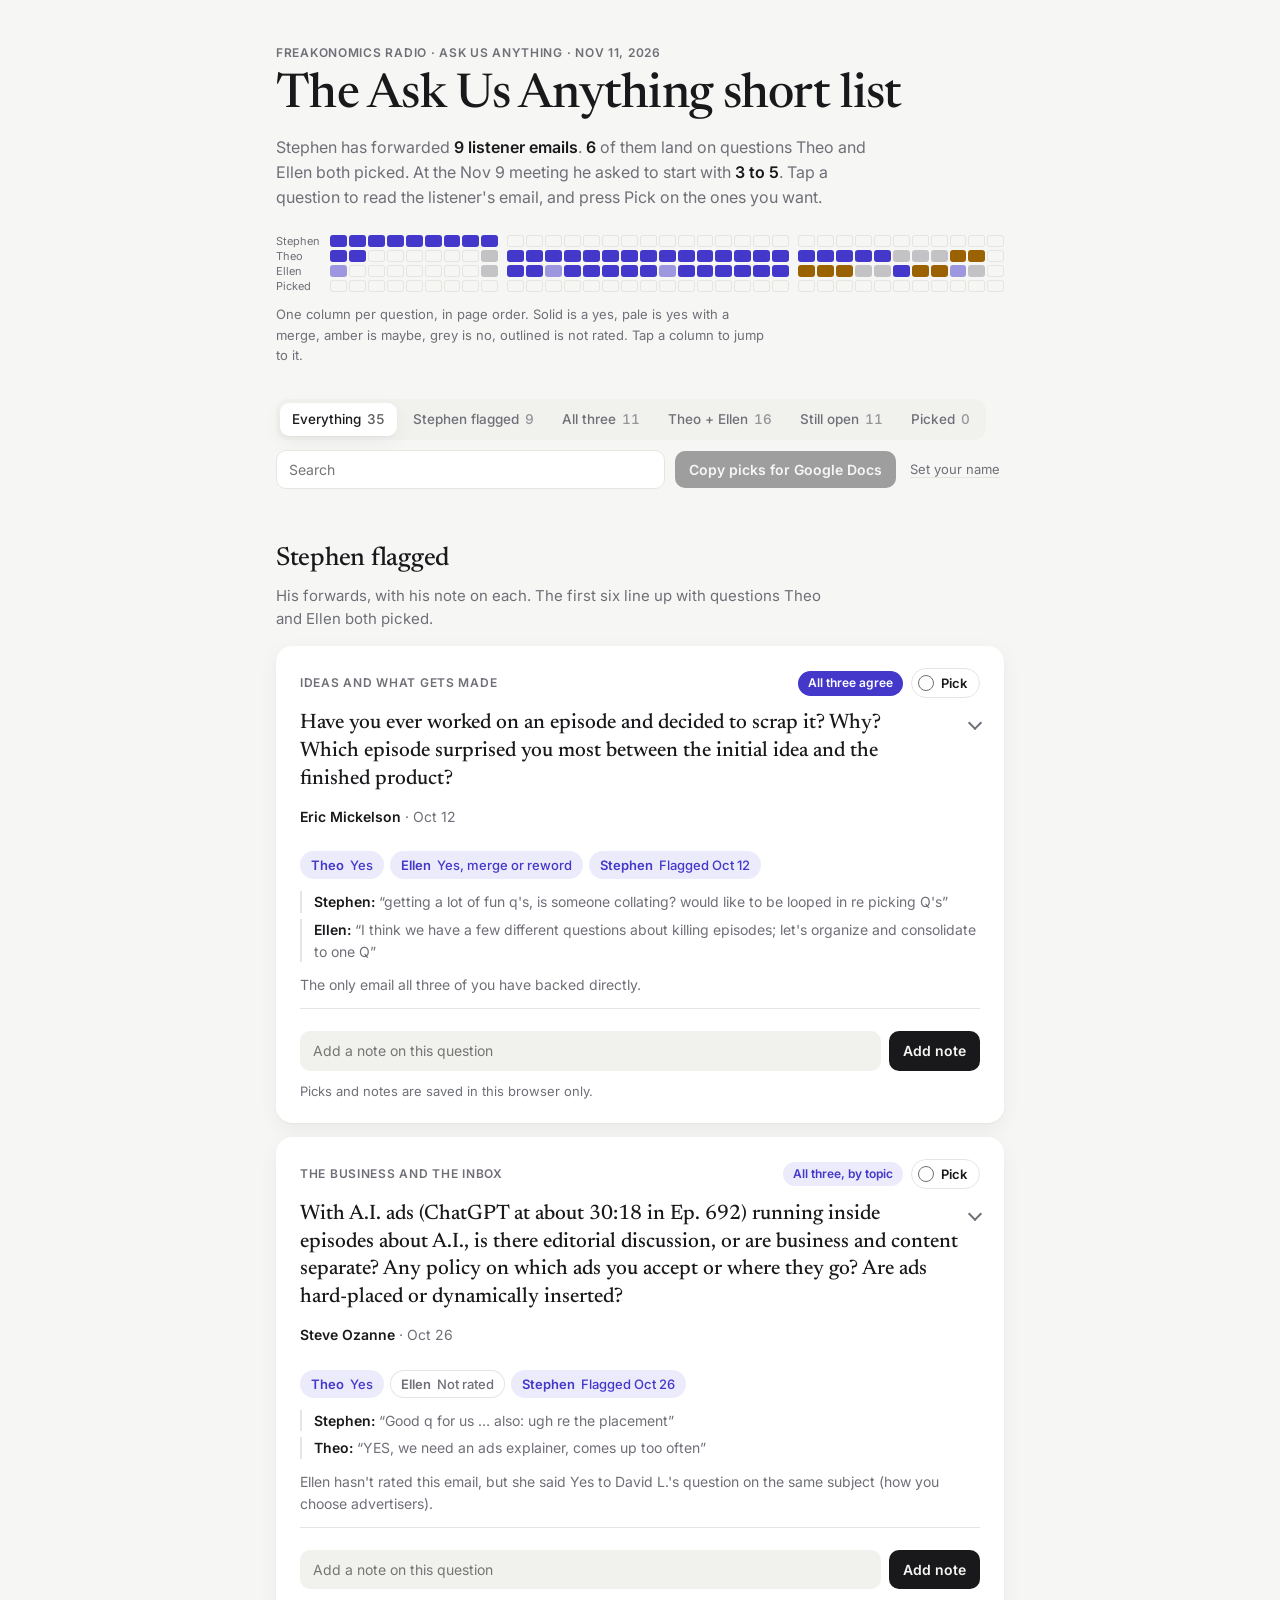
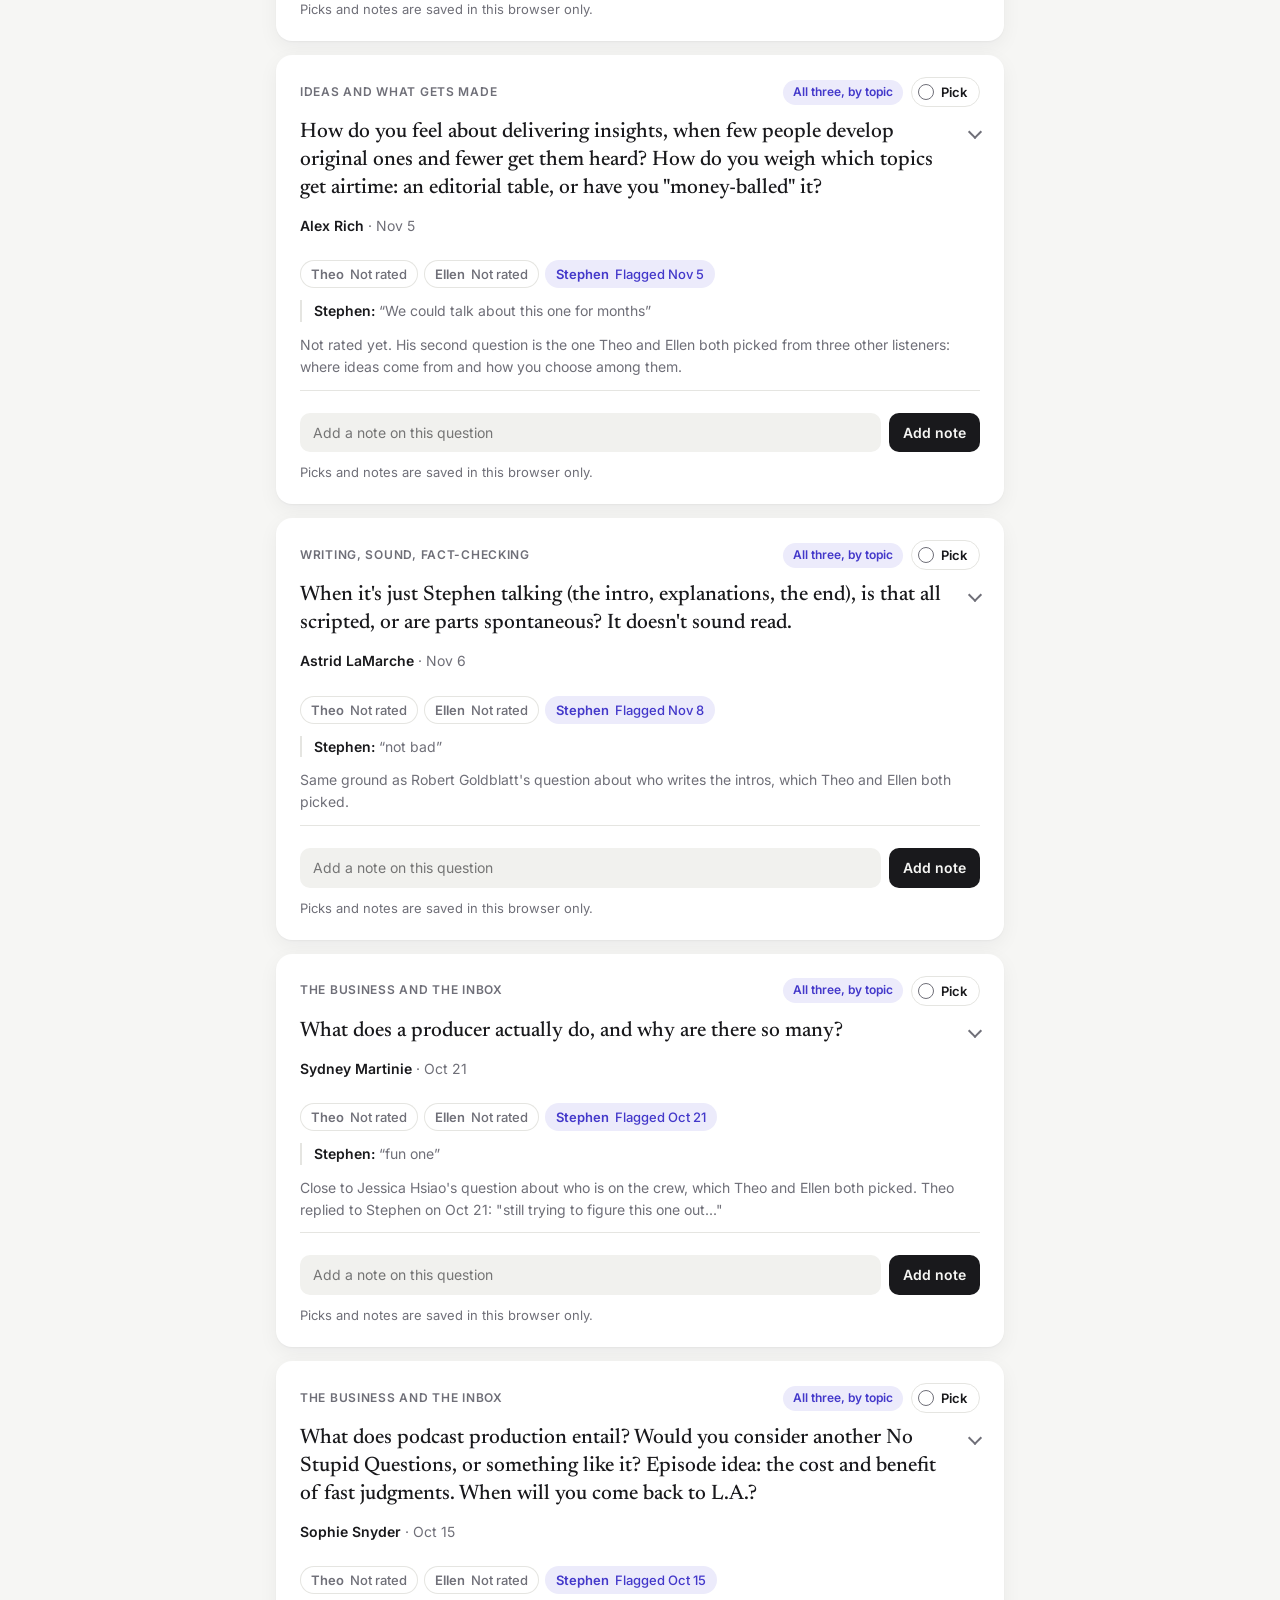
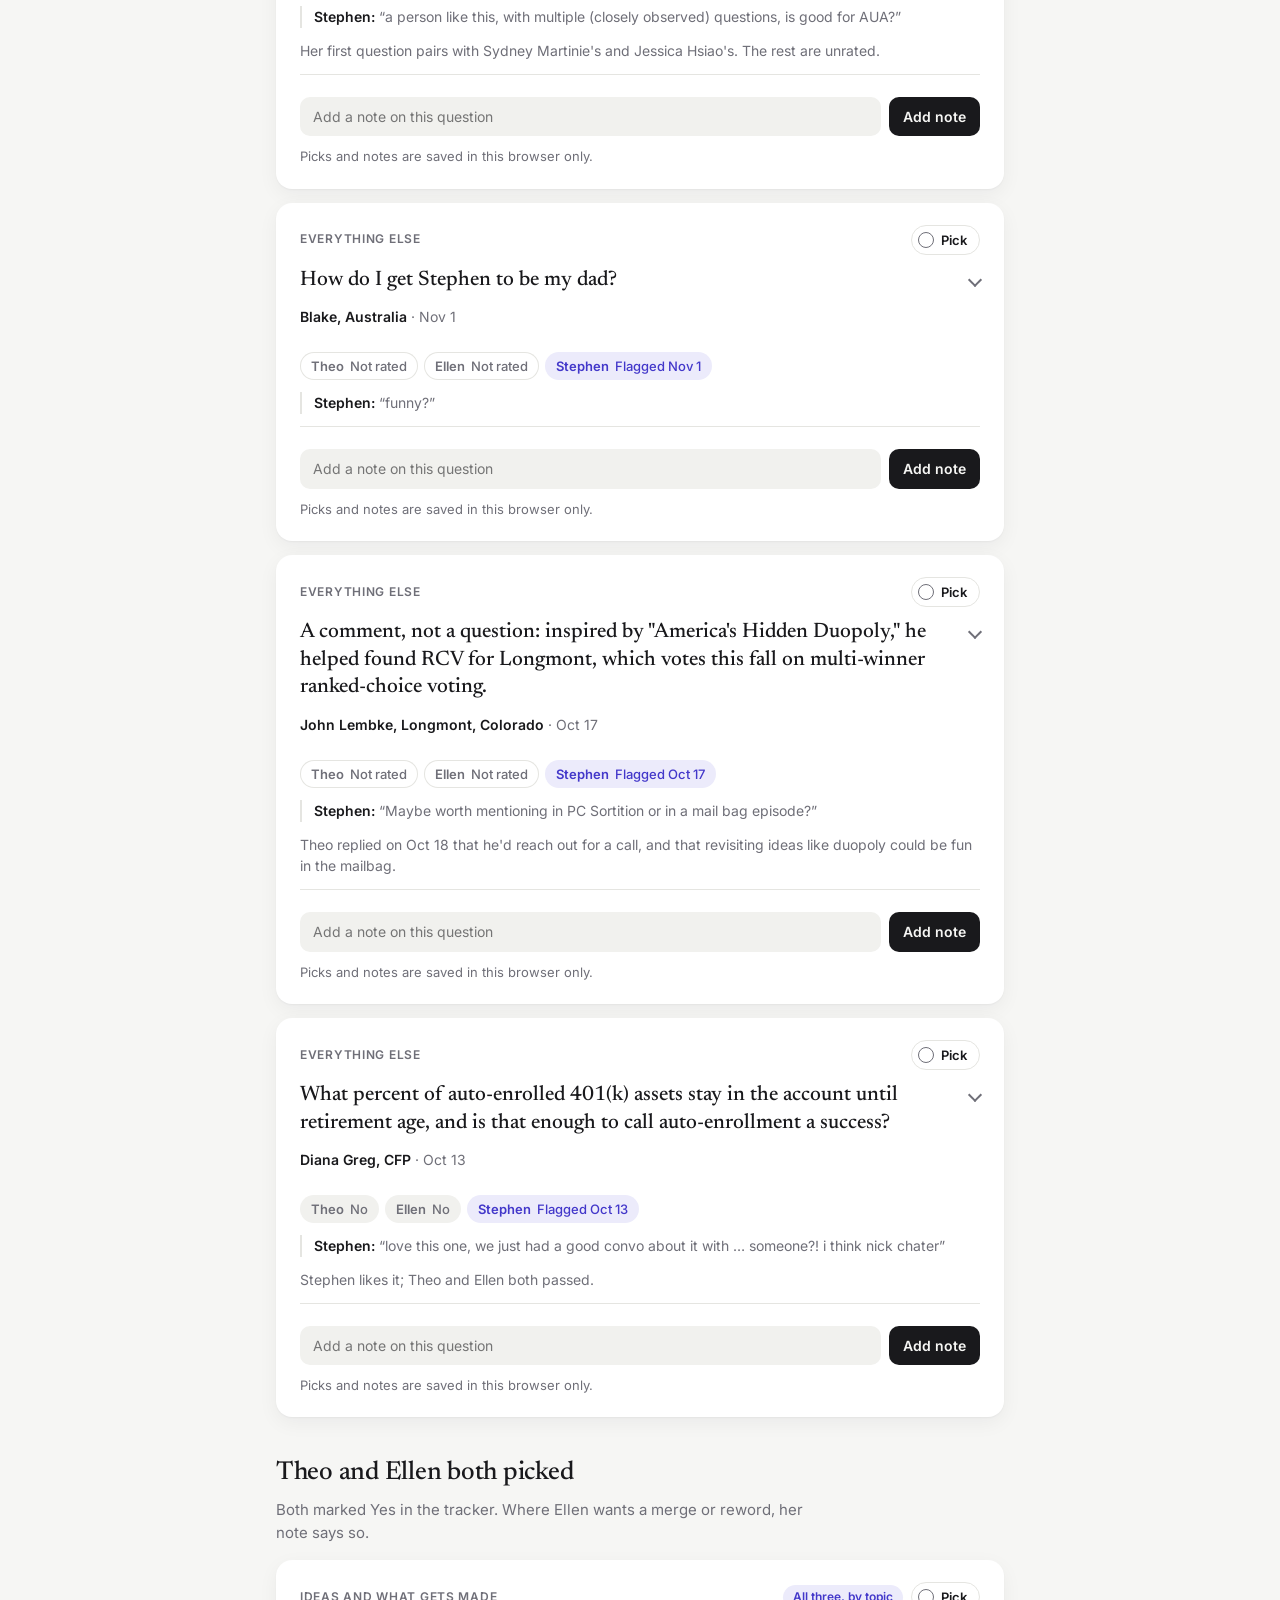
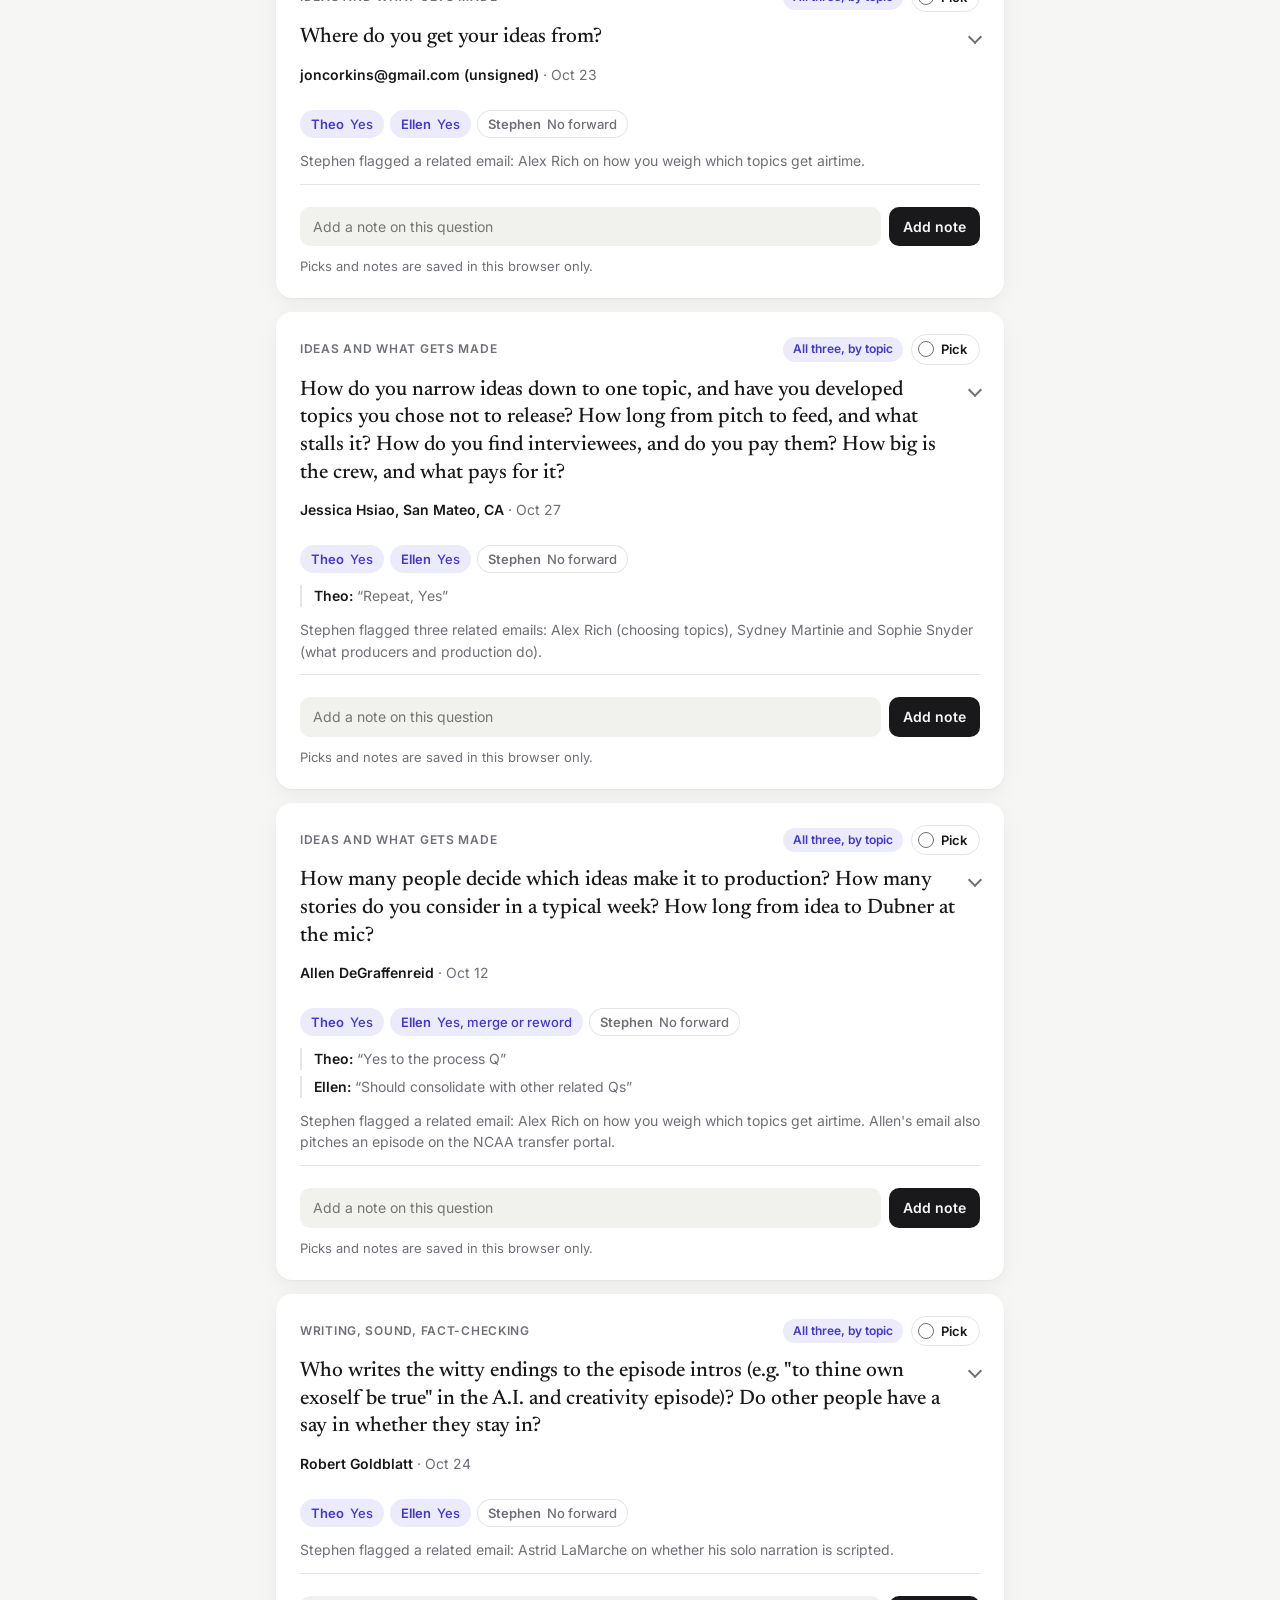
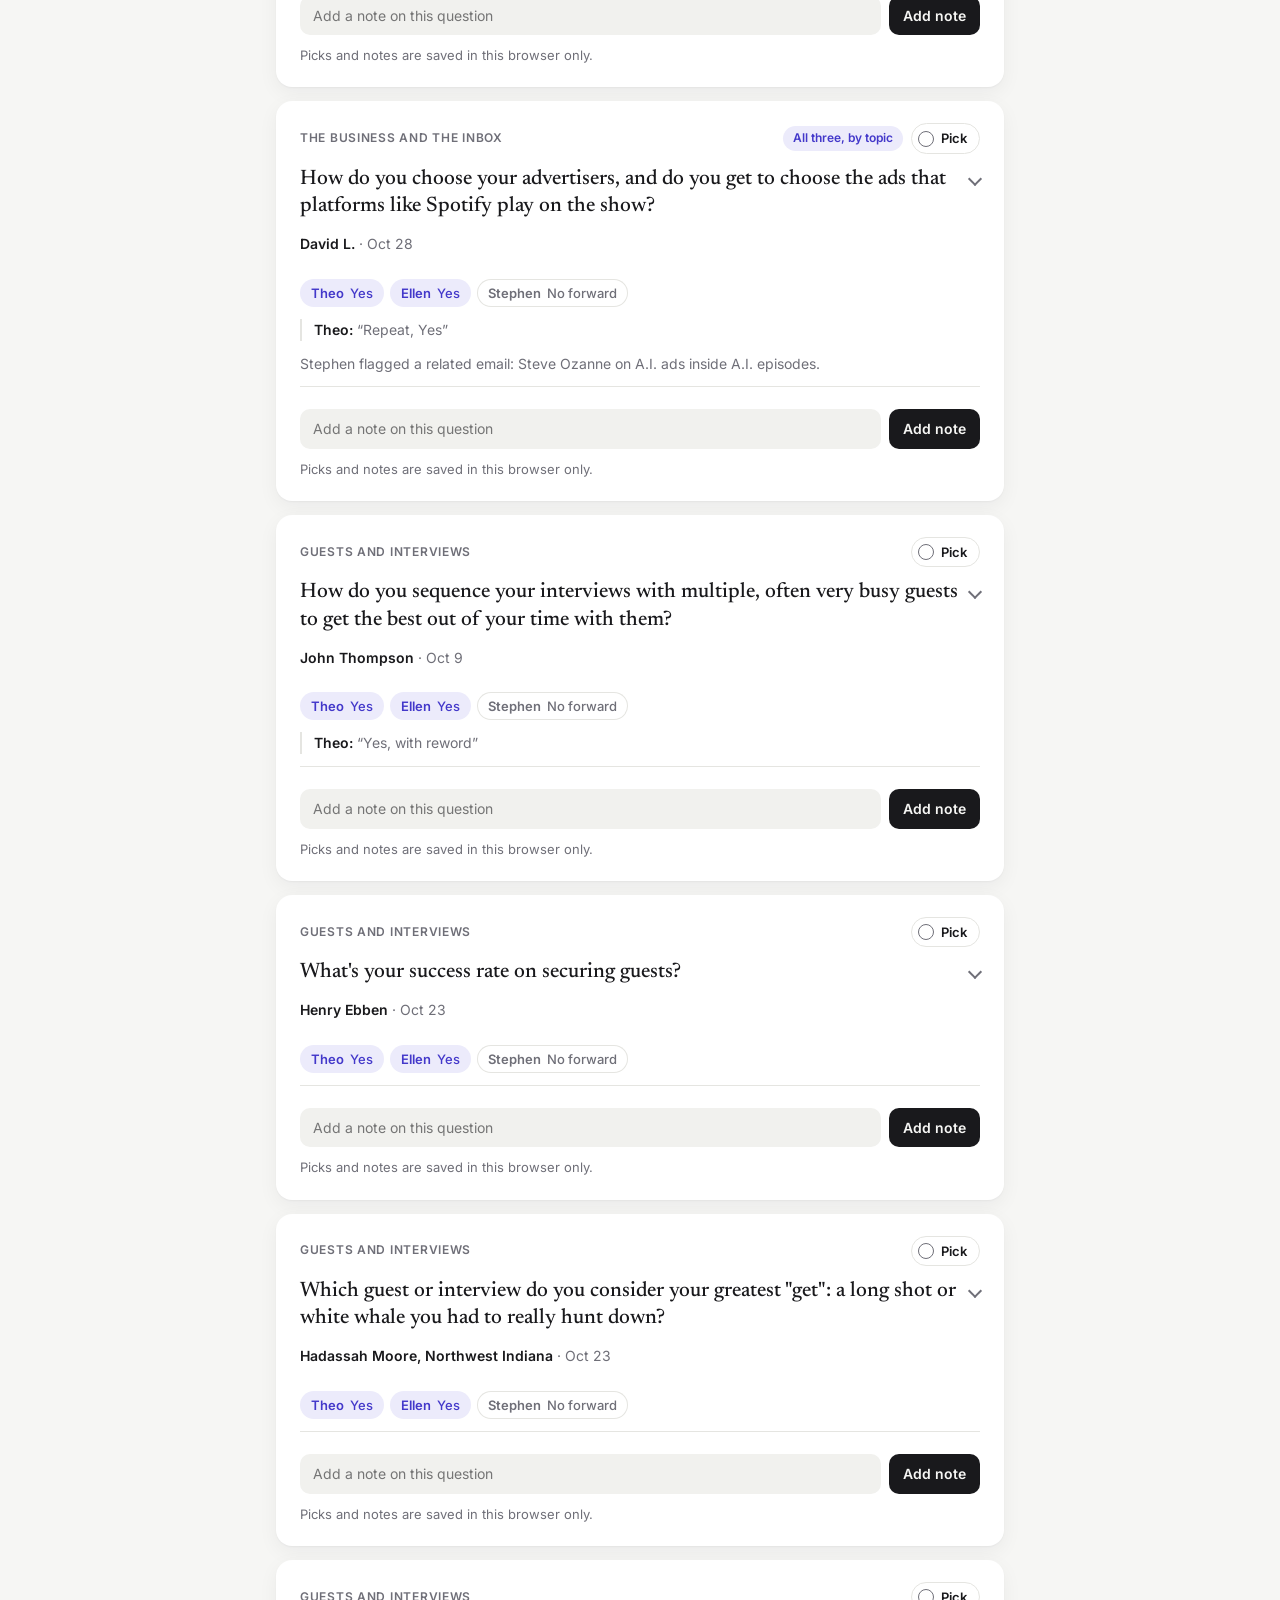
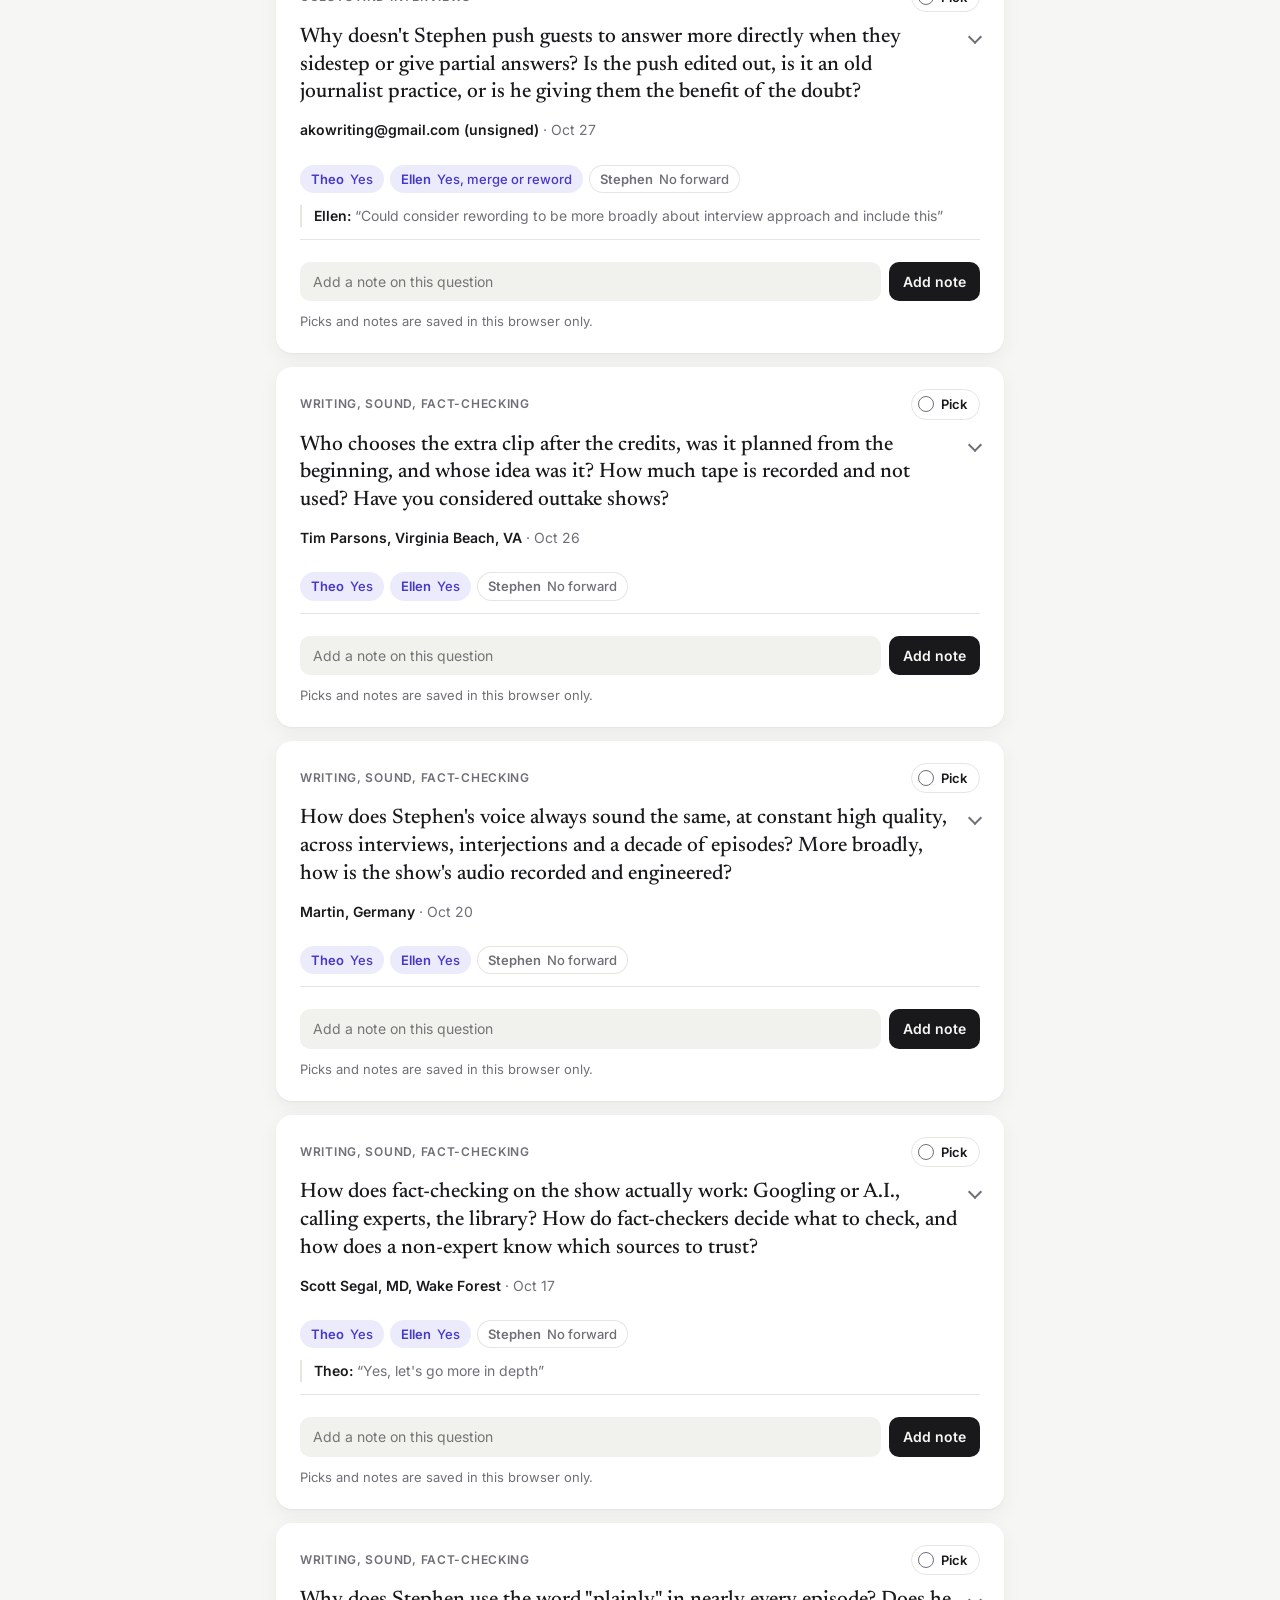
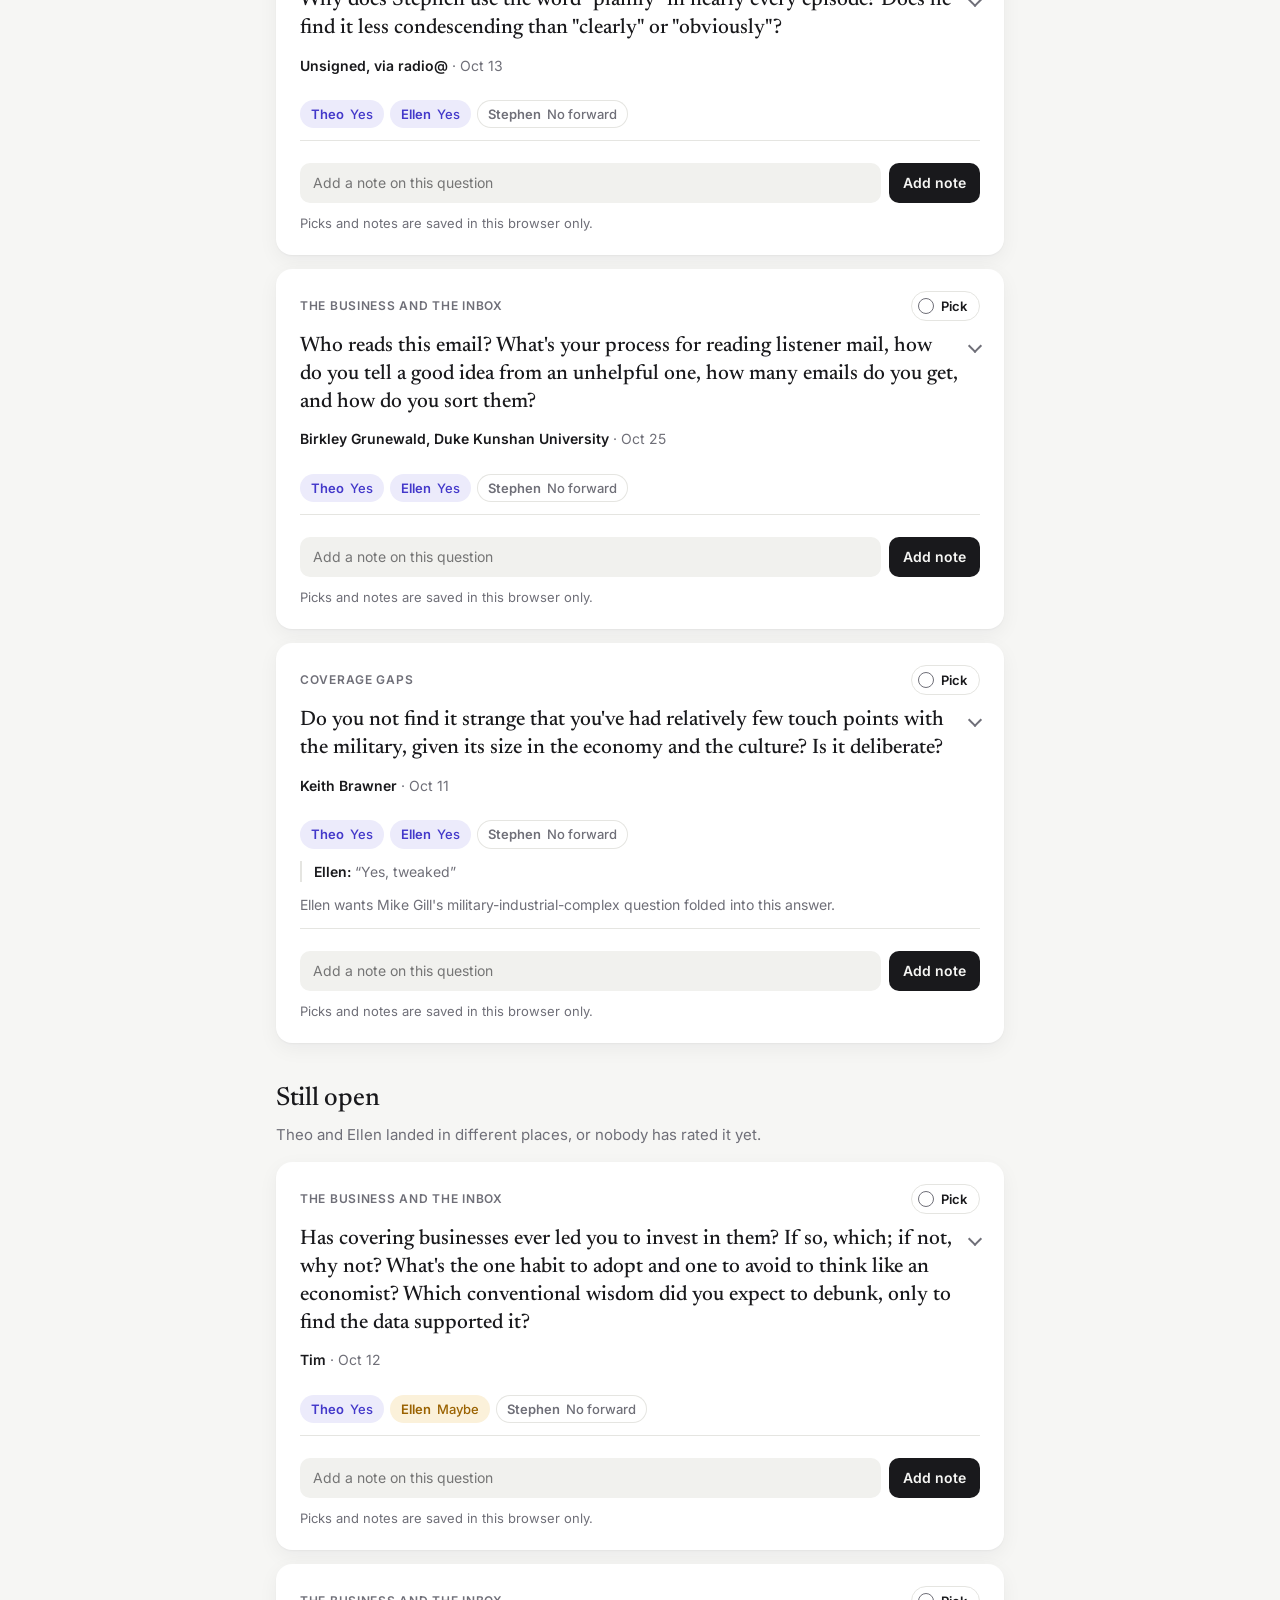
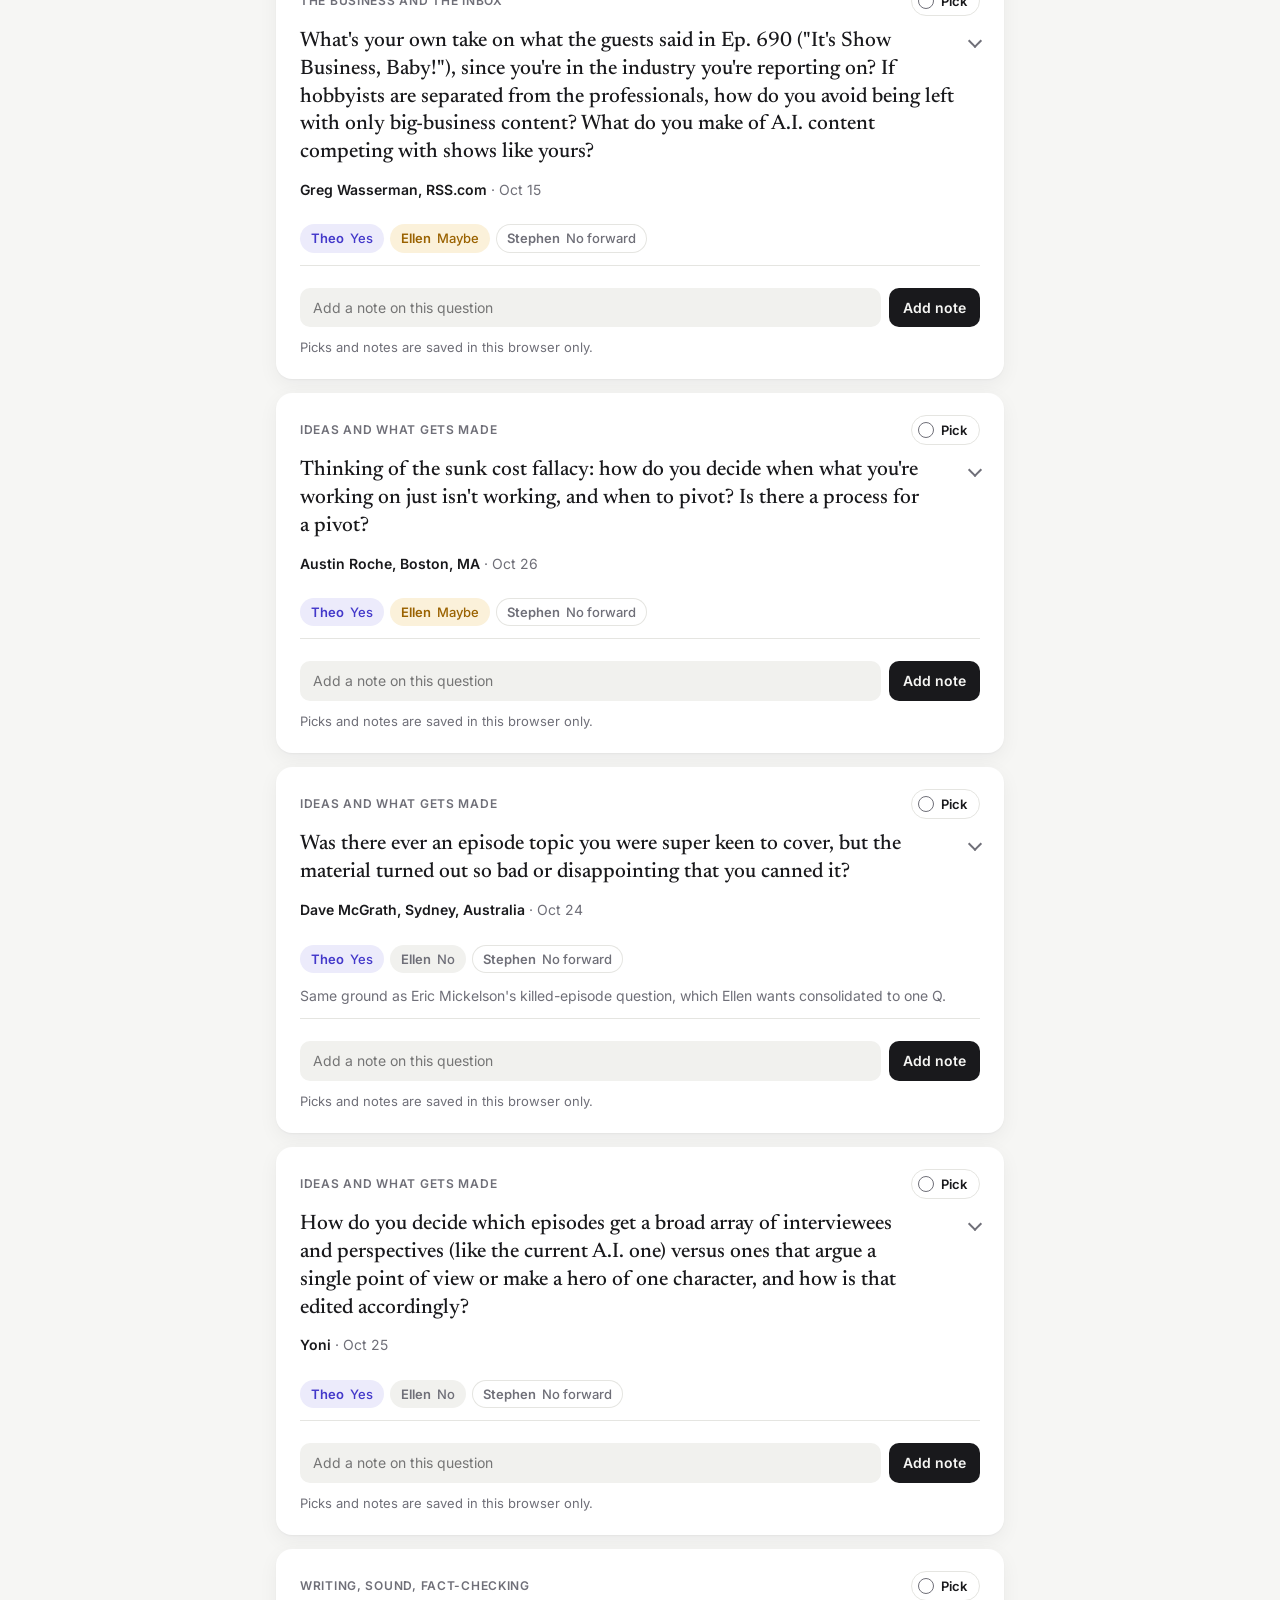
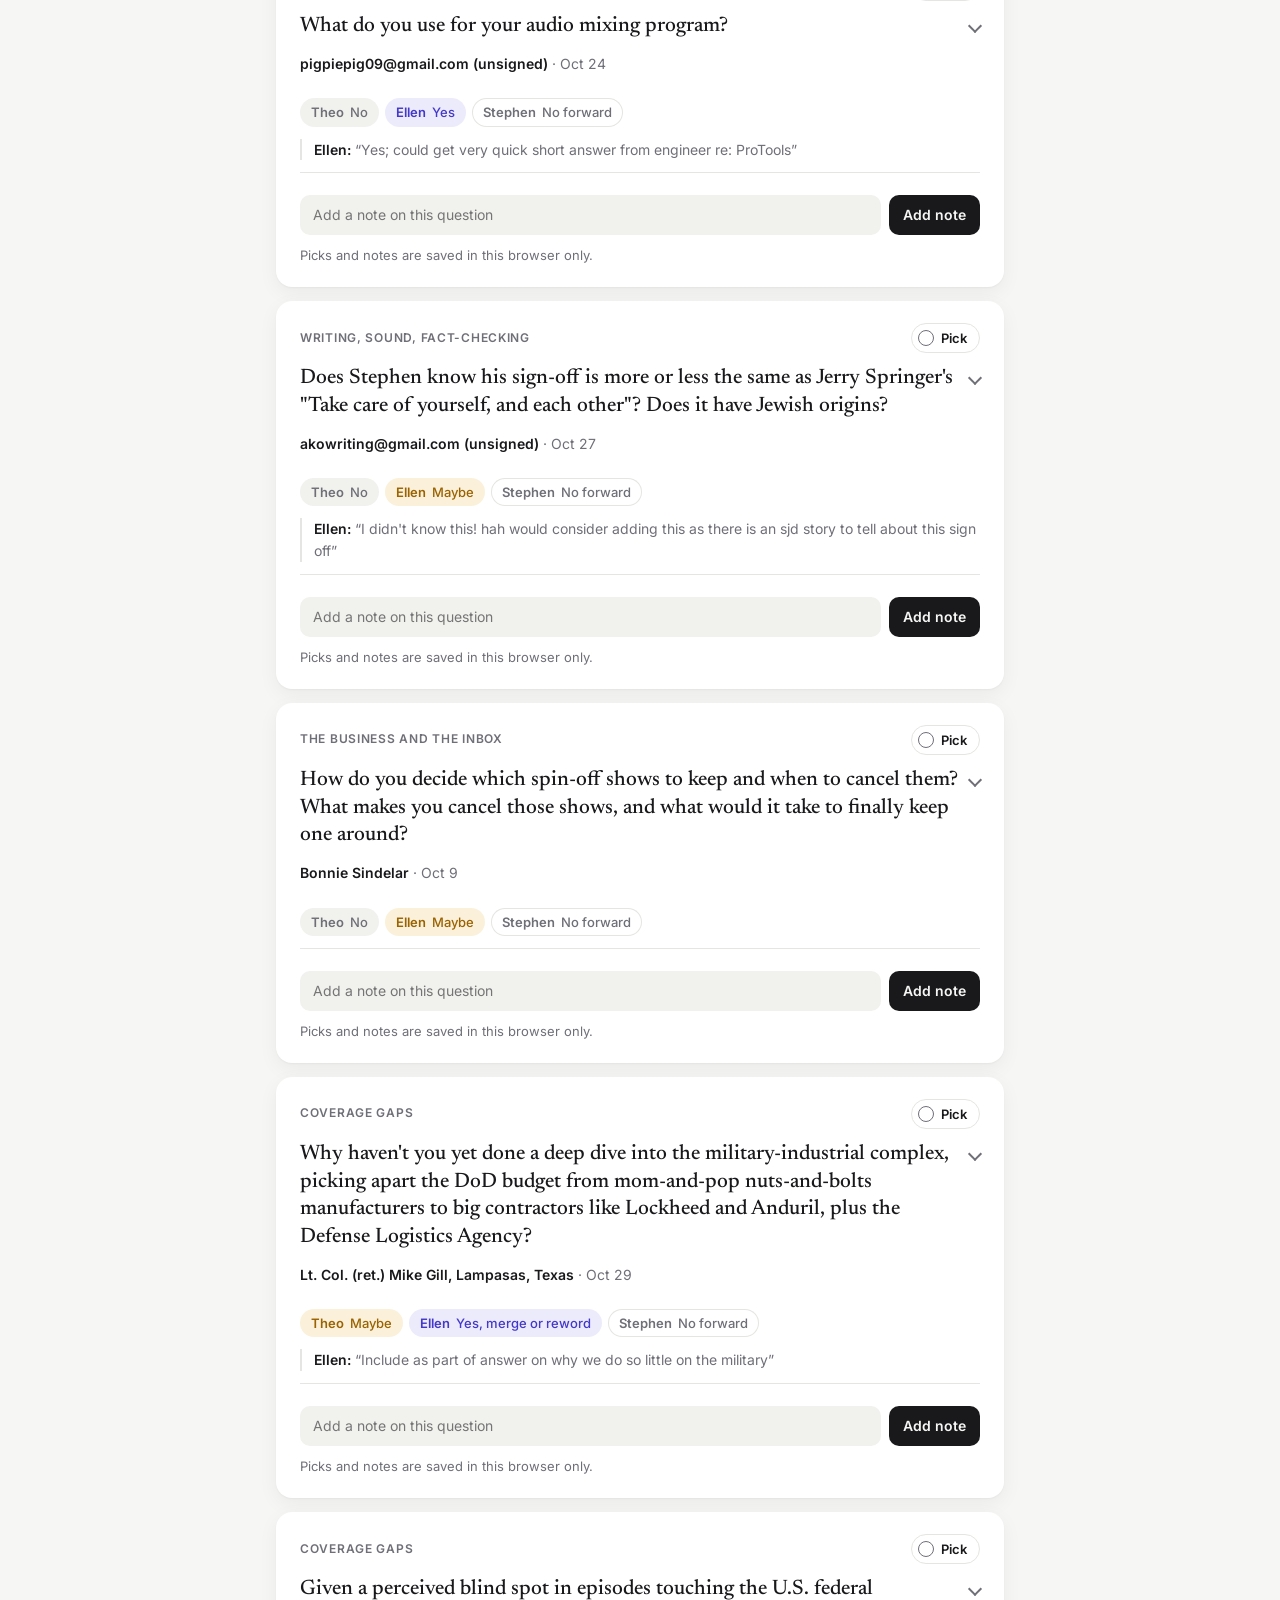
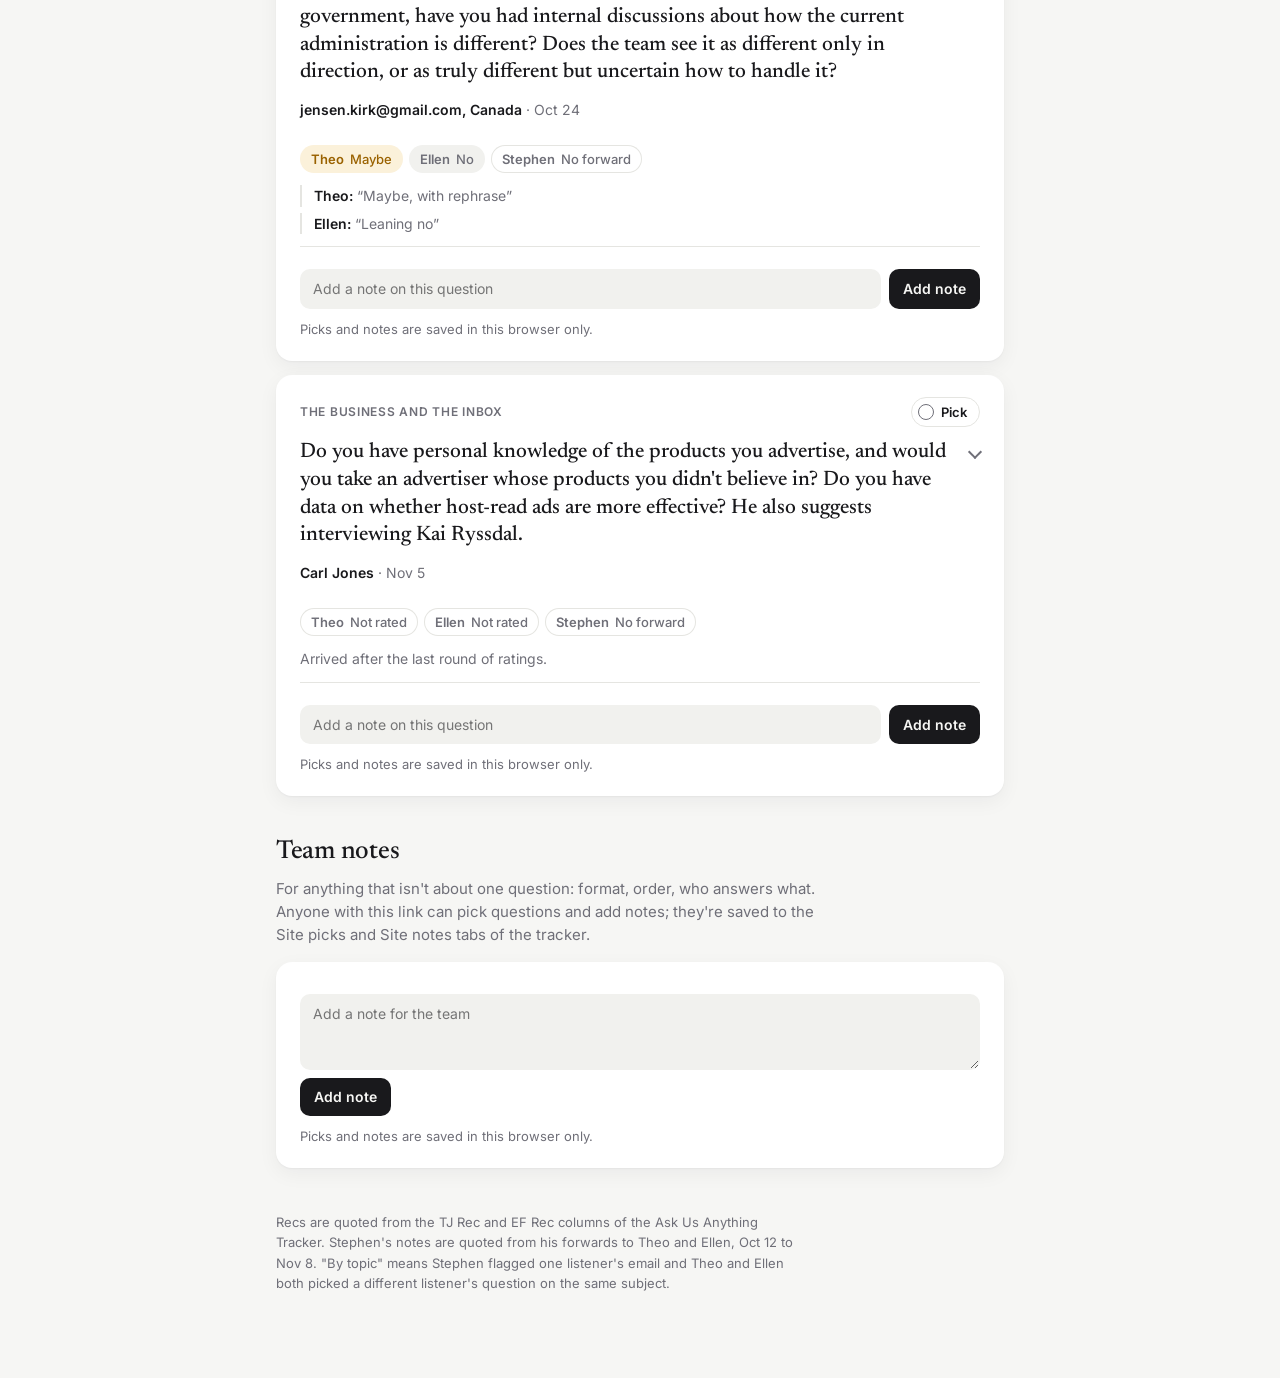
<file: ask-us-anything/index.html>
<!doctype html>
<html lang="en">
<head>
<meta charset="utf-8">
<meta name="viewport" content="width=device-width,initial-scale=1,viewport-fit=cover">
<style>body{margin:0}img{max-width:100%}[hidden]{display:none!important}</style>
</head>
<body>
<title>Ask Us Anything Short List</title>
<meta name="robots" content="noindex,nofollow">
<link rel="stylesheet" href="https://fonts.googleapis.com/css2?family=Inter:wght@400;500;600&family=Newsreader:opsz,wght@6..72,500&display=swap">
<style>
/* Layout: one calm reading column. Stephen's flags first, then what Theo and Ellen picked, then open calls, then team notes.
   Colour is rationed: one accent for "yes", amber for "maybe", grey for everything else. */
:root{
  --bg:#F6F6F4; --surface:#FFFFFF; --sunk:#F1F1EE; --ink:#19191C; --muted:#6F6F78; --line:#E5E5E1;
  --accent:#4338CA; --accent-soft:#ECEBFB; --on-accent:#FFFFFF;
  --maybe:#9A6200; --maybe-soft:#FBF1DA;
  --shadow:0 1px 2px rgba(20,20,30,.04),0 6px 20px rgba(20,20,30,.05);
  --serif:"Newsreader",Georgia,"Times New Roman",serif;
  --sans:"Inter",system-ui,-apple-system,"Segoe UI",Arial,sans-serif;
}
@media (prefers-color-scheme: dark){
  :root:not([data-theme="light"]){
    --bg:#111113; --surface:#1A1A1E; --sunk:#141417; --ink:#ECECEF; --muted:#A0A0AB; --line:#2B2B31;
    --accent:#A9B2FF; --accent-soft:#25274A; --on-accent:#12132B;
    --maybe:#E5B95A; --maybe-soft:#3A2F14;
    --shadow:0 1px 2px rgba(0,0,0,.3),0 6px 20px rgba(0,0,0,.25); color-scheme:dark;
  }
}
:root[data-theme="dark"]{
  --bg:#111113; --surface:#1A1A1E; --sunk:#141417; --ink:#ECECEF; --muted:#A0A0AB; --line:#2B2B31;
  --accent:#A9B2FF; --accent-soft:#25274A; --on-accent:#12132B;
  --maybe:#E5B95A; --maybe-soft:#3A2F14;
  --shadow:0 1px 2px rgba(0,0,0,.3),0 6px 20px rgba(0,0,0,.25); color-scheme:dark;
}
*{box-sizing:border-box}
body{background:var(--bg);color:var(--ink);font-family:var(--sans);font-size:15px;line-height:1.55;-webkit-font-smoothing:antialiased}
body::before{content:"";position:fixed;inset:0 0 auto;height:env(safe-area-inset-top,0px);z-index:10;background:var(--bg)}
button,input,textarea{font:inherit;color:inherit}
:focus-visible{outline:2px solid var(--accent);outline-offset:2px;border-radius:6px}
.wrap{max-width:760px;margin:0 auto;padding-left:max(16px,env(safe-area-inset-left,0px));padding-right:max(16px,env(safe-area-inset-right,0px))}
.small{font-size:13px;color:var(--muted)}
.label{font-size:12px;font-weight:600;letter-spacing:.06em;text-transform:uppercase;color:var(--muted)}

header.top{padding-block:44px 24px}
h1{font-family:var(--serif);font-weight:500;font-size:clamp(34px,6.5vw,48px);line-height:1.05;letter-spacing:-.015em;margin:8px 0 14px;text-wrap:balance}
.dek{margin:0;max-width:60ch;font-size:16px;color:var(--muted)}
.dek strong{color:var(--ink);font-weight:600}

.bar{position:sticky;top:env(safe-area-inset-top,0px);z-index:5;background:color-mix(in srgb,var(--bg) 88%,transparent);backdrop-filter:blur(10px);-webkit-backdrop-filter:blur(10px)}
.bar .wrap{display:flex;flex-wrap:wrap;gap:10px;align-items:center;padding-block:10px}
.tabs{display:flex;flex-wrap:wrap;gap:4px;background:var(--sunk);border-radius:12px;padding:4px;min-width:0}
.tab{border:0;background:transparent;border-radius:9px;padding:6px 12px;font-size:13.5px;font-weight:500;color:var(--muted);cursor:pointer;transition:background .18s,color .18s}
.tab span{margin-left:6px;font-variant-numeric:tabular-nums;opacity:.7}
.tab:hover{color:var(--ink)}
.tab[aria-pressed="true"]{background:var(--surface);color:var(--ink);box-shadow:var(--shadow)}
#search{flex:1 1 160px;min-width:0;background:var(--surface);border:1px solid var(--line);border-radius:10px;padding:8px 12px;font-size:14px}

main{padding-block:4px 72px}
section.grp{margin-top:36px}
.grp > h2{font-family:var(--serif);font-weight:500;font-size:26px;letter-spacing:-.01em;margin:0 0 4px}
.grp > p{margin:0 0 16px;color:var(--muted);max-width:62ch}
.cards{display:flex;flex-direction:column;gap:14px}

.card{background:var(--surface);border-radius:16px;box-shadow:var(--shadow);padding:22px 24px;display:flex;flex-direction:column;gap:12px;transition:box-shadow .2s}
.card-top{display:flex;justify-content:space-between;gap:12px;flex-wrap:wrap;align-items:center}
.badge{font-size:12px;font-weight:600;border-radius:999px;padding:3px 10px;background:var(--accent);color:var(--on-accent)}
.badge.soft{background:var(--accent-soft);color:var(--accent)}
.q{all:unset;display:flex;gap:12px;align-items:flex-start;cursor:pointer;font-family:var(--serif);font-weight:500;font-size:21px;line-height:1.32;text-wrap:pretty;width:100%}
.q:hover .qt{text-decoration:underline;text-decoration-color:var(--line);text-underline-offset:4px}
.q:focus-visible{outline:2px solid var(--accent);outline-offset:4px;border-radius:6px}
.q .qt{flex:1;min-width:0}
.chev{flex:none;margin-top:8px;width:10px;height:10px;border-right:2px solid var(--muted);border-bottom:2px solid var(--muted);transform:rotate(45deg);transition:transform .25s}
.q[aria-expanded="true"] .chev{transform:rotate(-135deg);margin-top:12px}
.from{margin:0;color:var(--muted);font-size:14px;overflow-wrap:anywhere}
.from b{color:var(--ink);font-weight:600}

.fold{display:grid;grid-template-rows:0fr;transition:grid-template-rows .3s ease}
.fold.open{grid-template-rows:1fr}
.fold > div{overflow:hidden;min-height:0}
.email{background:var(--sunk);border-radius:12px;padding:16px 18px;margin-top:2px}
.email .label{display:block;margin-bottom:8px}
.email pre{margin:0;white-space:pre-wrap;overflow-wrap:anywhere;font-family:var(--sans);font-size:14px;line-height:1.6}
.email .trace{margin:12px 0 0;font-size:12px;color:var(--muted)}

.votes{display:flex;flex-wrap:wrap;gap:6px}
.pill{display:inline-flex;align-items:center;gap:6px;font-size:13px;font-weight:500;border-radius:999px;padding:4px 11px;background:var(--sunk);color:var(--muted)}
.pill b{font-weight:600}
.pill.yes,.pill.cond{background:var(--accent-soft);color:var(--accent)}
.pill.maybe{background:var(--maybe-soft);color:var(--maybe)}
.pill.blank,.pill.na,.pill.none{background:transparent;box-shadow:inset 0 0 0 1px var(--line)}
.says{margin:0;display:flex;flex-direction:column;gap:6px;font-size:14px}
.says p{margin:0;padding-left:12px;border-left:2px solid var(--line);color:var(--muted)}
.says b{color:var(--ink);font-weight:600}
.rel{margin:0;font-size:14px;color:var(--muted)}

.notes{border-top:1px solid var(--line);padding-top:12px;display:flex;flex-direction:column;gap:10px}
.note-list{display:flex;flex-direction:column;gap:8px}
.note{display:flex;gap:10px;align-items:flex-start;font-size:14px}
.note img{flex:none;width:24px;height:24px;border-radius:50%;margin-top:1px}
.note .body{flex:1;min-width:0}
.note .who{font-weight:600}
.note .when{color:var(--muted);font-size:12px;margin-left:6px}
.note .text{margin:1px 0 0;white-space:pre-wrap;overflow-wrap:anywhere}
.note .del{border:0;background:transparent;color:var(--muted);font-size:12px;cursor:pointer;padding:2px 4px}
.note .del:hover{color:var(--ink)}
.note-form{display:flex;gap:8px}
.note-form input,.note-form textarea{flex:1;min-width:0;background:var(--sunk);border:1px solid transparent;border-radius:10px;padding:8px 12px;font-size:14px;transition:border-color .15s,background .15s}
.note-form textarea{min-height:76px;resize:vertical}
.note-form input:focus,.note-form textarea:focus{background:var(--surface);border-color:var(--accent);outline:0}
.btn{border:0;border-radius:10px;padding:8px 14px;font-size:14px;font-weight:600;background:var(--ink);color:var(--bg);cursor:pointer;transition:opacity .15s}
.btn:hover{opacity:.85}
.btn:disabled{opacity:.4;cursor:default}
.note-status{font-size:13px;color:var(--muted);margin:0}
#general .note-form{flex-direction:column;align-items:flex-start}
#general .note-form textarea{width:100%}
.map{margin-top:24px;display:flex;gap:10px;max-width:100%}
.map-labels{display:grid;grid-template-rows:repeat(4,12px);gap:3px;font-size:11px;line-height:12px;color:var(--muted);padding-block:2px}
.map-cols{flex:1;min-width:0;display:flex;gap:2px}
.col{all:unset;flex:1;min-width:0;display:grid;grid-template-rows:repeat(4,12px);gap:3px;padding-block:2px;cursor:pointer;transition:transform .15s}
.col.gap{margin-left:7px}
.col:hover{transform:translateY(-2px)}
.col:focus-visible{outline:2px solid var(--accent);outline-offset:2px;border-radius:4px}
.cell{border-radius:3px;background:color-mix(in srgb,var(--muted) 38%,var(--bg))}
.cell.yes{background:var(--accent)}
.cell.cond{background:color-mix(in srgb,var(--accent) 50%,var(--bg))}
.cell.maybe{background:var(--maybe)}
.cell.blank,.cell.na,.cell.none,.cell.pk{background:transparent;box-shadow:inset 0 0 0 1px var(--line)}
.cell.pk.on{background:var(--ink);box-shadow:none}
.map-key{margin:10px 0 0;max-width:62ch}
.right{display:flex;gap:8px;align-items:center;flex-wrap:wrap}
.pick{display:inline-flex;gap:7px;align-items:center;border:1px solid var(--line);background:transparent;border-radius:999px;padding:4px 12px 4px 6px;font-size:13px;font-weight:600;cursor:pointer;transition:background .18s,color .18s,border-color .18s}
.pick i{width:16px;height:16px;border-radius:50%;border:1.5px solid var(--muted);display:grid;place-items:center;font-style:normal;font-size:11px;line-height:1;color:transparent}
.pick:hover{border-color:var(--ink)}
.pick:disabled{opacity:.45;cursor:default}
.pick[aria-pressed="true"]{background:var(--ink);border-color:var(--ink);color:var(--bg)}
.pick[aria-pressed="true"] i{background:var(--bg);border-color:var(--bg);color:var(--ink)}
.card.picked{box-shadow:0 0 0 2px var(--ink),var(--shadow)}
.card.flash{box-shadow:0 0 0 3px var(--accent),var(--shadow)}
.pick-who{margin:0;font-size:13px;color:var(--muted)}
#copyfall{flex-basis:100%;min-height:120px;background:var(--surface);border:1px solid var(--line);border-radius:10px;padding:10px;font-size:13px}
.me{border:0;background:transparent;color:var(--muted);font-size:13px;cursor:pointer;padding:6px 4px;text-decoration:underline;text-decoration-color:var(--line);text-underline-offset:3px}
.me:hover{color:var(--ink)}
dialog{border:0;border-radius:16px;padding:24px;max-width:min(360px,calc(100vw - 32px));background:var(--surface);color:var(--ink);box-shadow:0 20px 60px rgba(0,0,0,.25)}
dialog::backdrop{background:rgba(10,10,15,.45)}
dialog h2{font-family:var(--serif);font-weight:500;font-size:24px;margin:0 0 6px}
dialog p{margin:0 0 16px}
.who-btns{display:flex;gap:8px;flex-wrap:wrap;margin-bottom:12px}
.empty{margin-top:36px;padding:28px;border:1px dashed var(--line);border-radius:16px;color:var(--muted);text-align:center}
.fine{margin-top:44px;color:var(--muted);font-size:13px;max-width:66ch}
@media (max-width:560px){ .card{padding:18px} .q{font-size:19px} }
@media (prefers-reduced-motion:reduce){ *{transition:none!important} }
</style>

<header class="top">
  <div class="wrap">
    <div class="label">Freakonomics Radio · Ask Us Anything · Nov 11, 2026</div>
    <h1>The Ask Us Anything short list</h1>
    <p class="dek">Stephen has forwarded <strong>9 listener emails</strong>. <strong>6</strong> of them land on questions Theo and Ellen both picked. At the Nov 9 meeting he asked to start with <strong>3 to 5</strong>. Tap a question to read the listener's email, and press Pick on the ones you want.</p>
    <div class="map" aria-label="Agreement map">
      <div class="map-labels"><span>Stephen</span><span>Theo</span><span>Ellen</span><span>Picked</span></div>
      <div class="map-cols" id="map"></div>
    </div>
    <p class="small map-key">One column per question, in page order. Solid is a yes, pale is yes with a merge, amber is maybe, grey is no, outlined is not rated. Tap a column to jump to it.</p>
  </div>
</header>

<dialog id="who">
  <h2>Who's picking?</h2>
  <p class="small">Your name goes next to your picks and notes. This device remembers it.</p>
  <div class="who-btns"><button type="button" class="btn" data-name="Stephen">Stephen</button><button type="button" class="btn" data-name="Ellen">Ellen</button><button type="button" class="btn" data-name="Theo">Theo</button></div>
  <form id="who-form" class="note-form"><input id="who-other" type="text" placeholder="Someone else" aria-label="Your name" maxlength="40"><button class="btn" type="submit">OK</button></form>
</dialog>
<div class="bar">
  <div class="wrap">
    <div class="tabs" id="tabs" role="group" aria-label="Show"></div>
    <input id="search" type="search" placeholder="Search" aria-label="Search questions and emails">
    <button class="btn" id="copy" type="button" disabled>Copy picks for Google Docs</button>
    <button class="me" id="me" type="button"></button>
    <textarea id="copyfall" aria-label="Picked questions, to copy" hidden readonly></textarea>
  </div>
</div>

<main>
  <div class="wrap">
    <div id="out"></div>
    <div class="empty" id="none" hidden>Nothing matches. Clear the search or pick another tab.</div>
    <section class="grp" id="general">
      <h2>Team notes</h2>
      <p>For anything that isn't about one question: format, order, who answers what. Anyone with this link can pick questions and add notes; they're saved to the Site picks and Site notes tabs of the tracker.</p>
      <div class="card"><div class="notes" style="border-top:0;padding-top:0" data-notes="general"></div></div>
    </section>
    <p class="fine">Recs are quoted from the TJ Rec and EF Rec columns of the Ask Us Anything Tracker. Stephen's notes are quoted from his forwards to Theo and Ellen, Oct 12 to Nov 8. "By topic" means Stephen flagged one listener's email and Theo and Ellen both picked a different listener's question on the same subject.</p>
  </div>
</main>

<script>
const Q = [{"key": "r19", "row": 19, "id": "grp-GspH5li1gGQ-6", "who": "Eric Mickelson", "date": "Oct 12", "topic": "Ideas and what gets made", "q": "Have you ever worked on an episode and decided to scrap it? Why? Which episode surprised you most between the initial idea and the finished product?", "tj": ["yes", ""], "ef": ["cond", "I think we have a few different questions about killing episodes; let's organize and consolidate to one Q"], "sjd": {"date": "Oct 12", "note": "getting a lot of fun q's, is someone collating? would like to be looped in re picking Q's"}, "rel": "The only email all three of you have backed directly.", "badge": ["All three agree", 0], "agreed": true, "all3": true, "sec": "sjd", "email": {"subject": "Ask Us Anything", "body": "Here are my questions\n\n1. Have you ever worked on an episode and decided to scrap it? If so, why?\n\n2. What episode surprised you the most, between the initial idea and the finished episode.\n\nThank you,\nEric Mickelson\nSent from my iPhone"}}, {"key": "r43", "row": 43, "id": "gm-1a17692593d179a9", "who": "Steve Ozanne", "date": "Oct 26", "topic": "The business and the inbox", "q": "With A.I. ads (ChatGPT at about 30:18 in Ep. 692) running inside episodes about A.I., is there editorial discussion, or are business and content separate? Any policy on which ads you accept or where they go? Are ads hard-placed or dynamically inserted?", "tj": ["yes", "YES, we need an ads explainer, comes up too often"], "ef": ["blank", ""], "sjd": {"date": "Oct 26", "note": "Good q for us … also: ugh re the placement"}, "rel": "Ellen hasn't rated this email, but she said Yes to David L.'s question on the same subject (how you choose advertisers).", "badge": ["All three, by topic", 1], "agreed": false, "all3": true, "sec": "sjd", "email": {"subject": "Ask Us Anything", "body": "I am struck, in listening to your podcasts by the juxtaposition of the content of some podcasts with the advertising placed in those same podcasts.\n\nThe ones that I have noticed most recently are the AI-related ads that Stephen Dubner reads in the middle of episodes that talk about the value of AI. An example is in episode 692, \"What Will A.I. Do to (and for) Human Creativity?\". At around 30:18 there is an ad for ChatGPT (at least when I have listened to it). It really makes me consider the value of ChatGPT in the context of the podcast rather in the general terms that I am sure the advertiser wants me to consider it.\n\nIs there any discussion on the editorial side about this, or are the business side and the content side of Freakonomics totally separate in this regard? Is there any policy regarding the nature of ads that the show will accept or around their placement in different episodes?\n\nOn a purely technical note, are the ads hard placed in the episodes, or is there just a trigger that calls for one of the latest 30 second ads or 60 second ads, etc.. If I listen to the show 6 months from now, will I hear the same ads? What if the sponsor goes bankrupt or no longer wants that ad placement?\n\nThanks for considering my questions. I have enjoyed your show for years. It is only later in life that I have really come to appreciate how interesting economics can be.\n\n-- Steve Ozanne\n\n\"I wish it need not have happened in my time,\" said Frodo.\n\"So do I\", said Gandalf. \"So do all who live to see such times. But\nthat is not for them to decide. All we have to decide is what to do\nwith the time that is given us.\"\n― J.R.R. Tolkien, The Fellowship of the Ring"}}, {"key": "r55", "row": 55, "id": "gm-1a1ae843de22a48b", "who": "Alex Rich", "date": "Nov 5", "topic": "Ideas and what gets made", "q": "How do you feel about delivering insights, when few people develop original ones and fewer get them heard? How do you weigh which topics get airtime: an editorial table, or have you \"money-balled\" it?", "tj": ["blank", ""], "ef": ["blank", ""], "sjd": {"date": "Nov 5", "note": "We could talk about this one for months"}, "rel": "Not rated yet. His second question is the one Theo and Ellen both picked from three other listeners: where ideas come from and how you choose among them.", "badge": ["All three, by topic", 1], "agreed": false, "all3": true, "sec": "sjd", "email": {"subject": "Ask us anything", "body": "Hi Freakonomics team!\n\nI have always loved Freakonomics’ work. I never read the books (sorry) but I’ve listened to the shows for as long as I can remember. I hope you’ll forgive me.\n\nI’ve always listened because you meet a need that I and others have: we want insights. I heard something like it described on your show as curiosity, but the truth is I’m often not curious about a subject until I see the episode show up in my feed. In the same way journalists don’t know where they’ll end up until they pull threads. Except that I don’t have to pull threads and investigate because you’ve already done that, and I can just consume the insights. To put another way, I have come to think of an ”insight” as this quantized commodity that can kind of be shipped around, with all the work that went into it hidden, lost, and no longer needed.\n\nIt feels like society now is a market of insights for better or for worse. Thought leaders, podcasters, late night hosts, YouTubers, Internet personalities are all insight factories and none of those jobs really existed 100 years ago.\n\nI have a million questions related to this (even though it may not be as deep as I think it is!), but here’s two that I would love to hear your opinion on.\n\n1. How do you *feel* about delivering insights? Few people develop original insights and even fewer have any heard by others. 2. More practically, how do you weigh the value of insights/topics/subjects to convey? Is it like what I’d picture of a classic community editing table or have you “money-balled” it and identified a way to somewhat objectively value what you can/should spend your airtime on?\n\nAgain, thanks for the show and I hope the team knows every day how much you\nimprove your listeners’ lives.\n\nBest,\nAlex"}}, {"key": "lamarche", "row": 60, "id": "sjd-fwd-1a1bd21fe2d9a7e5", "who": "Astrid LaMarche", "date": "Nov 6", "topic": "Writing, sound, fact-checking", "q": "When it's just Stephen talking (the intro, explanations, the end), is that all scripted, or are parts spontaneous? It doesn't sound read.", "tj": ["blank", ""], "ef": ["blank", ""], "sjd": {"date": "Nov 8", "note": "not bad"}, "rel": "Same ground as Robert Goldblatt's question about who writes the intros, which Theo and Ellen both picked.", "badge": ["All three, by topic", 1], "agreed": false, "all3": true, "sec": "sjd", "email": {"subject": "AMA podcast making", "body": "Hi Stephen & team,\n\nIf you’re still taking AMA questions:\n\nWhen it’s just Stephen talking, the intro, explanations, or at the end, is that all scripted text that Stephen reads? Are there spontaneous elements in these parts?\n\nI’m asking as for Stephen and other great podcast hosts these parts appear as if they spoke freely, and it does not sound as if read from a script.\nIn many podcasts you can hear when a host reads.\n\nAlways learn lots from you. Thank you!\n\nAstrid"}}, {"key": "martinie", "row": 58, "id": "sjd-fwd-1a161160f52df9ef", "who": "Sydney Martinie", "date": "Oct 21", "topic": "The business and the inbox", "q": "What does a producer actually do, and why are there so many?", "tj": ["blank", ""], "ef": ["blank", ""], "sjd": {"date": "Oct 21", "note": "fun one"}, "rel": "Close to Jessica Hsiao's question about who is on the crew, which Theo and Ellen both picked. Theo replied to Stephen on Oct 21: \"still trying to figure this one out...\"", "badge": ["All three, by topic", 1], "agreed": false, "all3": true, "sec": "sjd", "email": {"subject": "Podcasts and AMA", "body": "Loved the episode !\nI would call them « stories » my very southern Grandma used to call any and everything her « stories »\nAMA : what does a producer actually do and why are there so many ?\nThanks,\nSydney Martinie"}}, {"key": "snyder", "row": 56, "id": "sjd-fwd-1a14187e230c5805", "who": "Sophie Snyder", "date": "Oct 15", "topic": "The business and the inbox", "q": "What does podcast production entail? Would you consider another No Stupid Questions, or something like it? Episode idea: the cost and benefit of fast judgments. When will you come back to L.A.?", "tj": ["blank", ""], "ef": ["blank", ""], "sjd": {"date": "Oct 15", "note": "a person like this, with multiple (closely observed) questions, is good for AUA?"}, "rel": "Her first question pairs with Sydney Martinie's and Jessica Hsiao's. The rest are unrated.", "badge": ["All three, by topic", 1], "agreed": false, "all3": true, "sec": "sjd", "email": {"subject": "Ask you anything question", "body": "Hello there,\n\nI was discussing your show business baby episode with my son, which prompted the question - ‘what is podcast production?’ I said it’s things like editing, adding music, sound control, but I realized that I don’t really know. So, what does production entail?\n\nAlso, would you consider another no stupid questions show (or something similar)? I miss it.\n\nAlso, would you consider addressing this question as an episode: what is the cost/benefit of fast judgments? I’ve asked before if there’s research behind people appearances, which makes me think that people must make a lot of quick judgments on so many things, like how someone looks or sounds. How much opportunity do we miss out on by doing this? Or, on the other hand, how much costs do we potentially avoid?\n\nALSO, when will you ever come back to LA?\n\n[One personal paragraph left out here. It's in Stephen's forward of Oct 15.]\n\nAnyway, thank you for your show. I’m a die hard enthusiast.\n\nBest,\nSophie"}}, {"key": "blake", "row": 59, "id": "sjd-fwd-1a19a0fbecd42c4b", "who": "Blake, Australia", "date": "Nov 1", "topic": "Everything else", "q": "How do I get Stephen to be my dad?", "tj": ["blank", ""], "ef": ["blank", ""], "sjd": {"date": "Nov 1", "note": "funny?"}, "rel": "", "badge": null, "agreed": false, "all3": false, "sec": "sjd", "email": {"subject": "Ask a question", "body": "Hi,\nSlightly off centre but you did say to ask anything…\n\nHow do I get Stephen to be my dad?! He seems like he’d be a great dad 😊\n\nOne difficulty would be moving to Australia for me but maybe a retirement plan?\n\nRegards,\n\nBlake"}}, {"key": "lembke", "row": 57, "id": "sjd-fwd-1a14b7bfd2e9b167", "who": "John Lembke, Longmont, Colorado", "date": "Oct 17", "topic": "Everything else", "q": "A comment, not a question: inspired by \"America's Hidden Duopoly,\" he helped found RCV for Longmont, which votes this fall on multi-winner ranked-choice voting.", "tj": ["blank", ""], "ef": ["blank", ""], "sjd": {"date": "Oct 17", "note": "Maybe worth mentioning in PC Sortition or in a mail bag episode?"}, "rel": "Theo replied on Oct 18 that he'd reach out for a call, and that revisiting ideas like duopoly could be fun in the mailbag.", "badge": null, "agreed": false, "all3": false, "sec": "sjd", "email": {"subject": "Website contact form: comment on an episode", "body": "I was inspired by the episode America's hidden duopoly. I live in Longmont, Colorado and we will be voting this fall to implement Ranked Choice Voting. I helped found the organization RCV for Longmont.\nIt is amazing to hear an idea and work on it for many years and finally see it about to become a reality. We believe that it will pass with a wide margin. If it passes I will write again.\n\nWe are taking the ideas in your podcast episode one step further. We are implementing multi winner ranked choice voting also known as proportional representation. This is an ideal way to break up a political duopoly. We will have 3 winners in our at-large election for our city council.\n\nThank you for the inspiration!"}}, {"key": "r20", "row": 20, "id": "grp-7mY2lnYjM5E-1", "who": "Diana Greg, CFP", "date": "Oct 13", "topic": "Everything else", "q": "What percent of auto-enrolled 401(k) assets stay in the account until retirement age, and is that enough to call auto-enrollment a success?", "tj": ["no", ""], "ef": ["no", ""], "sjd": {"date": "Oct 13", "note": "love this one, we just had a good convo about it with … someone?! i think nick chater"}, "rel": "Stephen likes it; Theo and Ellen both passed.", "badge": null, "agreed": false, "all3": false, "sec": "sjd", "email": {"subject": "Ask us anything: Is 401(k) auto-enrollment overrated?", "body": "Hi Freakonomics team!\n\nHot take: Auto-enrollment, the darling of behavioral economics, is overrated. It's great at getting assets into 401(k)s, but I reckon \"a lot\" of that money leaks out before retirement.\n\nMy actual question: What percent of auto-enrolled 401(k) assets remain in the account until retirement age, and is that enough to still call auto-enrollment a success?\n\nWhenever auto-enrollment gets touted, I want to interject: we celebrate enrollment (partly because it's easier to measure) and ignore retirement outcomes. To be fair to my beloved 401(k), the jury's still out -- it doesn't reach full retirement age until 2048, and auto-enrollment is even younger.\n\nI worked at a 401(k) startup from 2016 to 2021 and saw more and more people cash out when they changed jobs, especially if they'd been auto-enrolled. Many worked at small businesses with no match, so the 10% penalty often left them worse off than if they'd never contributed.\n\nMeanwhile, technology and the SECURE Acts have stripped out the sludge, and withdrawals now take a few clicks. That's happening just as auto-enroll becomes mandatory for most new plans.\n\nMaybe the answer isn't a better nudge, but a better system:\n\nEmergency savings accounts (see this 2019 GAO study I was interviewed for) Behavioral-focused design (see this 2018 workshop I led) Redirecting 401(k) tax breaks toward other ways of helping people save Trump Accounts for adults, anyone? Ideally ones that actually auto-enroll and auto-fund.\n\nI must know the answer to this question before I retire! Happy to help however I can.\n\nThanks,\n\nDiana Greg, CFP®\n\nFounding Product Manager, Comprehensive"}}, {"key": "r33", "row": 33, "id": "gm-1a16a50ea6de1a47", "who": "joncorkins@gmail.com (unsigned)", "date": "Oct 23", "topic": "Ideas and what gets made", "q": "Where do you get your ideas from?", "tj": ["yes", ""], "ef": ["yes", ""], "sjd": null, "rel": "Stephen flagged a related email: Alex Rich on how you weigh which topics get airtime.", "badge": ["All three, by topic", 1], "agreed": true, "all3": true, "sec": "agree", "email": {"subject": "Ask us anything", "body": "Where do you get your ideas from?\n\nSent from my iPhone"}}, {"key": "r46", "row": 46, "id": "gm-1a17ec24c32c594b", "who": "Jessica Hsiao, San Mateo, CA", "date": "Oct 27", "topic": "Ideas and what gets made", "q": "How do you narrow ideas down to one topic, and have you developed topics you chose not to release? How long from pitch to feed, and what stalls it? How do you find interviewees, and do you pay them? How big is the crew, and what pays for it?", "tj": ["yes", "Repeat, Yes"], "ef": ["yes", ""], "sjd": null, "rel": "Stephen flagged three related emails: Alex Rich (choosing topics), Sydney Martinie and Sophie Snyder (what producers and production do).", "badge": ["All three, by topic", 1], "agreed": true, "all3": true, "sec": "agree", "email": {"subject": "Ask Us Anything", "body": "Dear Freakonomics Team,\n\nI'm a regular listener and love the depth you bring to every episode. I\nhave a few behind-the-scenes questions about your podcast production:\n\n1. Topic Selection: How do you typically narrow down the massive list of potential ideas to choose a single topic? Do you have any topics you developed but decided not to release? If so, why? 2. Timeline: From initial pitch to hitting the feed, how long does it usually take to research and produce a standard episode? What top challenges could stall the process and prolong the production timeline? 3. Sourcing Experts: How do you identify the specific people you want to interview, and do you ever pay your interviewees for their time? 4. The Crew: How many people work behind the curtain on your production crew to make the show happen every week? What profit sources support the whole production and the crew?\n\nThanks for keeping us all sharp, and I look forward to hearing if these\nmake it into an upcoming episode!\n\nBest regards,\nJessica Hsiao\nSan Mateo, CA"}}, {"key": "r16", "row": 16, "id": "grp-LInDmPQoVKk-1", "who": "Allen DeGraffenreid", "date": "Oct 12", "topic": "Ideas and what gets made", "q": "How many people decide which ideas make it to production? How many stories do you consider in a typical week? How long from idea to Dubner at the mic?", "tj": ["yes", "Yes to the process Q"], "ef": ["cond", "Should consolidate with other related Qs"], "sjd": null, "rel": "Stephen flagged a related email: Alex Rich on how you weigh which topics get airtime. Allen's email also pitches an episode on the NCAA transfer portal.", "badge": ["All three, by topic", 1], "agreed": true, "all3": true, "sec": "agree", "email": {"subject": "Ask us Anything", "body": "[Forwarded; originally sent Oct 11 to radio@freakanomics.com]\n\nHello Freakonomics Team,\n\nFirst, thank you for giving me the opportunity to ask what may be some pretty ridiculous questions. I'll try to keep the ridiculousness to a reasonable level.\n\nYears ago, I read Freakonomics, although I'm not entirely sure I understood what economics actually was at the time. When I discovered the podcast, I went all the way back to the beginning and started listening.\n\nToday, Freakonomics Radio is hands down my favorite podcast. And that's saying something, considering how many hours I've spent listening.\n\nNow for my ridiculous questions.\n\nHow many people actually decide which podcast ideas make it to production and which ones end up in the trash?\n\nHow many potential stories do you consider in a typical week?\n\nAnd how long does it take to go from someone saying, \"Hey, here's a crazy idea,\" to Stephen Dubner sitting in front of a microphone making the rest of us a little smarter?\n\nI'm fascinated by the process, particularly how you find the questions most people never think to ask.\n\nNow, for something a little more serious.\n\nI'm a former collegiate and professional football player, and there's something happening in college athletics that I believe deserves the Freakonomics treatment.\n\nThe NCAA transfer portal.\n\nI come from a generation when athletes had to fight through adversity, earn playing time, and sometimes accept that they weren't nearly as good as their mothers told them they were.\n\nToday, I believe athletes are getting softer in some respects. But I'm not convinced the athletes themselves are the biggest problem.\n\nWe now have an environment where agents, family members, coaches, and other interested parties are advising young athletes about playing time, money, exposure, and their futures.\n\nBut here's what concerns me.\n\nWhat happens when an athlete enters the transfer portal believing there's a better opportunity waiting, only to discover that nobody wants him?\n\nNo scholarship. No new team. Possibly no clear path back to the school he left.\n\nJust a young man sitting on Mom's couch wondering what in the world happened.\n\nAnd this isn't just a football problem. From what I'm hearing and reading, women's college basketball may be facing some of the same challenges. Thousands of young women are entering the transfer portal, presumably looking for something better. But how many actually find it? How many end up with fewer opportunities than they had before? And how many families are being encouraged to gamble with a college education without fully understanding the odds?\n\nI don't know those answers. But I suspect the numbers would tell a fascinating, and perhaps heartbreaking, story.\n\nAnd here's another question worth asking: Are we so busy celebrating the athletes who win big in this new marketplace that we've completely forgotten about those who lose?\n\nAnd the people who advised him to make that decision? Where are they?\n\nI'm particularly interested in the economics behind these decisions.\n\nWho benefits from the transfer portal? Who assumes the risk? What incentives are driving the advice athletes receive? And how many young people are discovering too late that they were never as valuable in the marketplace as someone convinced them they were?\n\nI'm not suggesting athletes shouldn't have the freedom to transfer or make money. Quite the opposite. I believe young people should have opportunities to improve their circumstances.\n\nBut freedom to make a decision doesn't necessarily mean someone has prepared you to understand its consequences.\n\nAnd I worry that we're creating a generation of young athletes who are learning some very expensive lessons without anyone adequately explaining the risks beforehand.\n\nI also recognize that some people won't appreciate this conversation. It's much easier to blame the athlete for making a bad decision than to examine the system of incentives that helped create it.\n\nThat's precisely why I think Freakonomics would be the perfect place to explore it.\n\nYour team's ability to find remarkable experts, challenge assumptions, uncover unexpected incentives, and explain complex economic behavior could give this subject the attention it deserves.\n\nMaybe the real story isn't that college athletes are making bad decisions.\n\nMaybe it's that we've created a system where too many people can benefit from an athlete's decision without sharing the consequences when that decision goes wrong.\n\nNow THAT is an episode I'd love to hear.\n\nThanks for all the hours of entertainment, education, and making me question things I previously thought I understood.\n\nKeep asking the ridiculous questions. Sometimes those are the most important ones.\n\nAll the best,\n\nAllen DeGraffenreid\nFormer Collegiate and Professional Football Player"}}, {"key": "r39", "row": 39, "id": "gm-1a1706b928350156", "who": "Robert Goldblatt", "date": "Oct 24", "topic": "Writing, sound, fact-checking", "q": "Who writes the witty endings to the episode intros (e.g. \"to thine own exoself be true\" in the A.I. and creativity episode)? Do other people have a say in whether they stay in?", "tj": ["yes", ""], "ef": ["yes", ""], "sjd": null, "rel": "Stephen flagged a related email: Astrid LaMarche on whether his solo narration is scripted.", "badge": ["All three, by topic", 1], "agreed": true, "all3": true, "sec": "agree", "email": {"subject": "Ask us anything", "body": "Who writes the witty endings to the podcast introductions? For example, who wrote \"to thine own exoself be true\" at the end of the intro to the AI and creativity episode? Do other people have a say in whether to include it in the show?\n\nThank you,\nRobert Goldblatt"}}, {"key": "r49", "row": 49, "id": "gm-1a183742d7651687", "who": "David L.", "date": "Oct 28", "topic": "The business and the inbox", "q": "How do you choose your advertisers, and do you get to choose the ads that platforms like Spotify play on the show?", "tj": ["yes", "Repeat, Yes"], "ef": ["yes", ""], "sjd": null, "rel": "Stephen flagged a related email: Steve Ozanne on A.I. ads inside A.I. episodes.", "badge": ["All three, by topic", 1], "agreed": true, "all3": true, "sec": "agree", "email": {"subject": "Ask us anything", "body": "Hello Freakonomics team,\n\nMy question is simply, how do you choose your advertisers? Ads always come with the implicit endorsement of the program carrying them, even on platforms where the program doesn't get to choose. So it'd be interesting to hear whether you get to choose the ads Spotify (for example) plays - and if so, how?\n\nThank you all for the many hours of illumination.\n\nDavid L."}}, {"key": "r3", "row": 3, "id": "grp-GspH5li1gGQ-1", "who": "John Thompson", "date": "Oct 9", "topic": "Guests and interviews", "q": "How do you sequence your interviews with multiple, often very busy guests to get the best out of your time with them?", "tj": ["yes", "Yes, with reword"], "ef": ["yes", ""], "sjd": null, "rel": "", "badge": null, "agreed": true, "all3": false, "sec": "agree", "email": {"subject": "Ask Us Anything", "body": "Hi Stephen and Freakonomics crew!\n\nIn most episodes, there are multiple guests or interviewees. How do you sequence your interviews with these often very busy people to get the best out of your time with them?\n\nLove the show!\n\nJohn Thompson"}}, {"key": "r28", "row": 28, "id": "gm-1a16b067180149bf", "who": "Henry Ebben", "date": "Oct 23", "topic": "Guests and interviews", "q": "What's your success rate on securing guests?", "tj": ["yes", ""], "ef": ["yes", ""], "sjd": null, "rel": "", "badge": null, "agreed": true, "all3": false, "sec": "agree", "email": {"subject": "Ask Us Anything", "body": "What’s your success rate on securing guests?\n\nThanks.\nHenry Ebben"}}, {"key": "r35", "row": 35, "id": "gm-1a16b9e0525ee6e9", "who": "Hadassah Moore, Northwest Indiana", "date": "Oct 23", "topic": "Guests and interviews", "q": "Which guest or interview do you consider your greatest \"get\": a long shot or white whale you had to really hunt down?", "tj": ["yes", ""], "ef": ["yes", ""], "sjd": null, "rel": "", "badge": null, "agreed": true, "all3": false, "sec": "agree", "email": {"subject": "Ask us anything", "body": "Hello, Stephen and Team!\n\nMy question for you is: which guest/interview do you consider to be your greatest \"get\"? An expert you thought would be a long shot or that you had to really hunt down. A white whale perhaps.\n\nPlease don't stop any time soon!!\n\n-Hadassah Moore from Northwest Indiana"}}, {"key": "r47", "row": 47, "id": "gm-1a180a22c9fb26ae", "who": "akowriting@gmail.com (unsigned)", "date": "Oct 27", "topic": "Guests and interviews", "q": "Why doesn't Stephen push guests to answer more directly when they sidestep or give partial answers? Is the push edited out, is it an old journalist practice, or is he giving them the benefit of the doubt?", "tj": ["yes", ""], "ef": ["cond", "Could consider rewording to be more broadly about interview approach and include this"], "sjd": null, "rel": "", "badge": null, "agreed": true, "all3": false, "sec": "agree", "email": {"subject": "Ask us anything", "body": "Hey!\n\nWhy does Stephen not push guests to more directly answer some of his\nquestions?\n\nI note some sidesteps, or partial answers, and after they're given we move on. I guess I'm wondering if that's just how things are edited (does Stephen push for clarification but it's edited out) or is there an old journalist process going on? Perhaps you give them the benefit of the doubt that they understood your question and chose to provide their non-answer or partial answer as the whole response."}}, {"key": "r44", "row": 44, "id": "gm-1a1793a6a7510cd0", "who": "Tim Parsons, Virginia Beach, VA", "date": "Oct 26", "topic": "Writing, sound, fact-checking", "q": "Who chooses the extra clip after the credits, was it planned from the beginning, and whose idea was it? How much tape is recorded and not used? Have you considered outtake shows?", "tj": ["yes", ""], "ef": ["yes", ""], "sjd": null, "rel": "", "badge": null, "agreed": true, "all3": false, "sec": "agree", "email": {"subject": "Ask Us Anything", "body": "Fun exercise! Here are things I find myself asking when I listen.\n\nWho chooses the extra clip after the credits? Was that planned from the very beginning, and whose idea was it?\n\nHow much extra footage is typically recorded and not used?\n\nHave you considered making outtake shows, or are you already doing that?\n\nRegards,\nTim Parsons\nVirginia Beach, VA"}}, {"key": "r31", "row": 31, "id": "gm-1a159078a0769fbb", "who": "Martin, Germany", "date": "Oct 20", "topic": "Writing, sound, fact-checking", "q": "How does Stephen's voice always sound the same, at constant high quality, across interviews, interjections and a decade of episodes? More broadly, how is the show's audio recorded and engineered?", "tj": ["yes", ""], "ef": ["yes", ""], "sjd": null, "rel": "", "badge": null, "agreed": true, "all3": false, "sec": "agree", "email": {"subject": "Ask Us Anything", "body": "Hi!\n\nI have a question about the audio on your podcast. Basically, what it boils down: How does Stephen always sound the same (with very few exceptions, like when he's recording himself on a portable device)? During interviews, when he inserts interjections in interviews, and for at least a decade (or how ever long I've been listening to this podcast), the audio for when Stephen speaks is always the same, constant high quality.\n\nOther podcasts are not like this: You can tell variances over time, or\nwhen they're recording from somewhere else, they sound different.\n\nOverall I'm interested in the audio recording engineering of this podcast, but the question of Stephen's eternally good voice quality intrigues me in particular.\n\nThanks!\n\nMartin from Germany"}}, {"key": "r27", "row": 27, "id": "gm-1a14c13272c46333", "who": "Scott Segal, MD, Wake Forest", "date": "Oct 17", "topic": "Writing, sound, fact-checking", "q": "How does fact-checking on the show actually work: Googling or A.I., calling experts, the library? How do fact-checkers decide what to check, and how does a non-expert know which sources to trust?", "tj": ["yes", "Yes, let's go more in depth"], "ef": ["yes", ""], "sjd": null, "rel": "", "badge": null, "agreed": true, "all3": false, "sec": "agree", "email": {"subject": "ask us anything", "body": "Hi Stephen,\n\nI’ve been trying to find an answer to this question for some time and I appreciate the opportunity to ask someone like you who could answer!\n\nEvery single podcast I listen to, including yours, includes a credit for someone who checks the facts. “Fact checking” sounds like something simple, but I actually don’t understand exactly how it works. Does someone just Google (or ask Claude or ChatGPT) about an item mentioned in the show? Do they call experts or go to the library?! (haha) How do they decide what to check? How do they decide whether the information they find (online or elsewhere) is accurate?\n\nI suppose I “fact check” things in my world (academic medicine, in particular perioperative medicine or preoperative assessment) when I look up the latest information about a drug or disease and its anesthetic implications. I try to use authoritative sources, and i feel I can adjudicate the quality of the source. But I'm an expert in that field. How does a general fact checker know what to trust?\n\nHope you decide to answer this question! i’m going to pose it to some of your colleagues/competitors too, so pick me, pick me!\n\nScott\n\nScott Segal, MD, MHCM\nProfessor\nDepartment of Anesthesiology\nMedical Director, Preoperative Optimization Clinic\nAtrium Health Wake Forest Baptist\nWake Forest School of Medicine\nMedical Center Blvd \\ Winston-Salem NC 27157"}}, {"key": "r23", "row": 23, "id": "gm-1a13737db04e3583", "who": "Unsigned, via radio@", "date": "Oct 13", "topic": "Writing, sound, fact-checking", "q": "Why does Stephen use the word \"plainly\" in nearly every episode? Does he find it less condescending than \"clearly\" or \"obviously\"?", "tj": ["yes", ""], "ef": ["yes", ""], "sjd": null, "rel": "", "badge": null, "agreed": true, "all3": false, "sec": "agree", "email": {"subject": "Ask Us Anything", "body": "Why do you, Stephen Dubner, use the word “plainly” in nearly every episode? Do you find it less offensive or condescending instead of using the more common “clearly” or “obviously”?\n\nThe first few times I heard it, it stood out, but now it’s essentially become a drinking game ;)\n\nThanks!\n\nSent from my iPhone"}}, {"key": "r40", "row": 40, "id": "gm-1a172385050a37e8", "who": "Birkley Grunewald, Duke Kunshan University", "date": "Oct 25", "topic": "The business and the inbox", "q": "Who reads this email? What's your process for reading listener mail, how do you tell a good idea from an unhelpful one, how many emails do you get, and how do you sort them?", "tj": ["yes", ""], "ef": ["yes", ""], "sjd": null, "rel": "", "badge": null, "agreed": true, "all3": false, "sec": "agree", "email": {"subject": "Ask Us Anything", "body": "Hi Freakonomics team!\n\nI hope this email finds you well. My question for you is: \"who reads this email?\"\n\nI often hear the call to submit questions and love the freakonomics community engagement, but I am curious. What is your process for reading through the emails you get, how do you tell a good idea from a not so helpful one, how many emails do you normally receive, and how do you sort through all the feedback?\n\nLove all the work you are doing! Currently studying economics for my undergrad in large part thanks to the team and making economics applicable to the everyday.\n\nAll the best,\nBirkley Grunewald\nDuke Kunshan University"}}, {"key": "r10", "row": 10, "id": "grp-000MzWruIMc-1", "who": "Keith Brawner", "date": "Oct 11", "topic": "Coverage gaps", "q": "Do you not find it strange that you've had relatively few touch points with the military, given its size in the economy and the culture? Is it deliberate?", "tj": ["yes", ""], "ef": ["yes", "Yes, tweaked"], "sjd": null, "rel": "Ellen wants Mike Gill's military-industrial-complex question folded into this answer.", "badge": null, "agreed": true, "all3": false, "sec": "agree", "email": {"subject": "Why no military episodes?", "body": "The military, generally is a significant portion of the economy and involved with nearly every major national level economic decision in some way - and a very large portion of the nations technology advancement efforts.  It also has deep culture and cultural relevance, with something like 10% of American men having served (more if you count civilian service or contractors).  Do you not find it strange that you've had relatively few touch points with this major institution?\n\nIf it is deliberate - that's okay, but I figured I'd ask.\n\n- Keith"}}, {"key": "r13", "row": 13, "id": "grp-GspH5li1gGQ-3", "who": "Tim", "date": "Oct 12", "topic": "The business and the inbox", "q": "Has covering businesses ever led you to invest in them? If so, which; if not, why not? What's the one habit to adopt and one to avoid to think like an economist? Which conventional wisdom did you expect to debunk, only to find the data supported it?", "tj": ["yes", ""], "ef": ["maybe", ""], "sjd": null, "rel": "", "badge": null, "agreed": false, "all3": false, "sec": "open", "email": {"subject": "Ask Us Anything", "body": "Hey,\n\nLong-time listener here. My question for the AMA is about investing.\n\nOver the years you've interviewed hundreds of founders, executives, and economists, and in the process you've come to understand how a lot of businesses actually work. Has that ever led you to invest in any of the companies you've covered? If so, which ones? And if not, why haven't you? Is it a conflict-of-interest rule, a sense that understanding a business model isn't the same as having an edge, or something else?\n\nOther questions I have are:\n\nIf someone wanted to think more like an economist in daily life, what's the one habit to adopt and the one habit to avoid?\n\nWhich popular piece of conventional wisdom did you most expect to debunk, only to find the data supported it? Freakonomics is known for flipping assumptions, so I'd like to hear about the times the boring answer won.\n\nThank you for your time reading this but also putting together the episode."}}, {"key": "r25", "row": 25, "id": "gm-1a141443e64c0f05", "who": "Greg Wasserman, RSS.com", "date": "Oct 15", "topic": "The business and the inbox", "q": "What's your own take on what the guests said in Ep. 690 (\"It's Show Business, Baby!\"), since you're in the industry you're reporting on? If hobbyists are separated from the professionals, how do you avoid being left with only big-business content? What do you make of A.I. content competing with shows like yours?", "tj": ["yes", ""], "ef": ["maybe", ""], "sjd": null, "rel": "", "badge": null, "agreed": false, "all3": false, "sec": "open", "email": {"subject": "Ask us anything", "body": "Hey Team:\n\nFirst time caller, long time listener. lol.\n\nWith regard to the episode from October 9th, episode 690, “It’s show business, baby!”…\n16 years of podcasting. Brought on all those voices from the podcast industry. You love podcasting.\nBut what’s your take on what everyone said?\nThis is a rare episode where you’re in the field where you’re reporting on.\n\nOne guest talked about removing the hobbyists from the professionals…which feels like the bloggers vs the writers for some publication. Or indie filmmakers vs. industry filmmakers. It’s a business, but just like small business fuels the backbone of the US, how do you remove the majority so you’re just left with Marvel movies, remakes, and whatever big business wants to do?\n\nOne guest talked about there being 2 camps, AI content and human content, and finding the audience that wants what they want. So there could be an AI version trying to do what you do, competing against you and what you’ve done for attention.\n\nWould love your opinion on the matter, since you’re in it.\n\nCheers,\nGreg Wasserman\nHead of Relationships at RSS.com and host of Podcast Network Insights"}}, {"key": "r45", "row": 45, "id": "gm-1a17956b6f5b3efb", "who": "Austin Roche, Boston, MA", "date": "Oct 26", "topic": "Ideas and what gets made", "q": "Thinking of the sunk cost fallacy: how do you decide when what you're working on just isn't working, and when to pivot? Is there a process for a pivot?", "tj": ["yes", ""], "ef": ["maybe", ""], "sjd": null, "rel": "", "badge": null, "agreed": false, "all3": false, "sec": "open", "email": {"subject": "Ask Us Anything", "body": "Hello!\n\nI love sunk cost fallacy problems. How do you decide when what you’re working on just isn’t working? How do you decide to pivot? Is there a process to address a pivot?\n\nAlso, love the show!\n\nThanks,\n\nAustin Roche\nBoston, MA"}}, {"key": "r38", "row": 38, "id": "gm-1a1702784f80e942", "who": "Dave McGrath, Sydney, Australia", "date": "Oct 24", "topic": "Ideas and what gets made", "q": "Was there ever an episode topic you were super keen to cover, but the material turned out so bad or disappointing that you canned it?", "tj": ["yes", ""], "ef": ["no", ""], "sjd": null, "rel": "Same ground as Eric Mickelson's killed-episode question, which Ellen wants consolidated to one Q.", "badge": null, "agreed": false, "all3": false, "sec": "open", "email": {"subject": "Ask us anything", "body": "Hi Stephen and team,\n\nBeen listening since the beginning over a decade ago. Since then I’ve lived in 3 different countries, 4 different jobs ,got married, had a kid, bought a house and all that.\n\nMy question is Was there ever a topic for an episode you were super super keen to cover, but when you got into it, the outcome material was so bad or disappointing that you simply canned it?\n\nThanks very much\n\nDave\nSydney Australia"}}, {"key": "r41", "row": 41, "id": "gm-1a172f008657f1ed", "who": "Yoni", "date": "Oct 25", "topic": "Ideas and what gets made", "q": "How do you decide which episodes get a broad array of interviewees and perspectives (like the current A.I. one) versus ones that argue a single point of view or make a hero of one character, and how is that edited accordingly?", "tj": ["yes", ""], "ef": ["no", ""], "sjd": null, "rel": "", "badge": null, "agreed": false, "all3": false, "sec": "open", "email": {"subject": "Ask Us Anything", "body": "Hi, I'm curious to hear how you decide which episodes to product with a broad array of interviewees and perspectives on a subject (like the current AI one) vs others where you seem to be on a tirade about a point of view (either shooting down the current way of doing something or turning a particular character into a hero). It's a dichotomy I've noticed in your work and am curious to hear how this gets decided and edited accordingly. Thanks! Yoni"}}, {"key": "r37", "row": 37, "id": "gm-1a16f471a8b5d130", "who": "pigpiepig09@gmail.com (unsigned)", "date": "Oct 24", "topic": "Writing, sound, fact-checking", "q": "What do you use for your audio mixing program?", "tj": ["no", ""], "ef": ["yes", "Yes; could get very quick short answer from engineer re: ProTools"], "sjd": null, "rel": "", "badge": null, "agreed": false, "all3": false, "sec": "open", "email": {"subject": "Ask Us Anything", "body": "What do you use for your audio mixing program?"}}, {"key": "r48", "row": 48, "id": "gm-1a180a6ea121bd60", "who": "akowriting@gmail.com (unsigned)", "date": "Oct 27", "topic": "Writing, sound, fact-checking", "q": "Does Stephen know his sign-off is more or less the same as Jerry Springer's \"Take care of yourself, and each other\"? Does it have Jewish origins?", "tj": ["no", ""], "ef": ["maybe", "I didn't know this! hah would consider adding this as there is an sjd story to tell about this sign off"], "sjd": null, "rel": "", "badge": null, "agreed": false, "all3": false, "sec": "open", "email": {"subject": "Ask us anything", "body": "Hi!\n\nI love Stephen's sign-off, but I knew that it rang a bell for me. Does he know it's more or less the same thing Jerry Springer would say at the end of his crazy shows \"Take care of yourself, and each other\"?\n\nI'm wondering if it has Jewish origins."}}, {"key": "r2", "row": 2, "id": "grp-GNBHq79sd4c-1", "who": "Bonnie Sindelar", "date": "Oct 9", "topic": "The business and the inbox", "q": "How do you decide which spin-off shows to keep and when to cancel them? What makes you cancel those shows, and what would it take to finally keep one around?", "tj": ["no", ""], "ef": ["maybe", ""], "sjd": null, "rel": "", "badge": null, "agreed": false, "all3": false, "sec": "open", "email": {"subject": "Ask us anything", "body": "With all the spin-off shows that Freakonomics has created over the years, how do you decide which ones to keep and when to cancel the ones that you do? Some of the quicker cancelations didn't surprise me very much, but I was sad and confused to hear that The Economics of Everyday Things was shutting down. I'd love to know what makes you guys cancel those shows and what it would take to finally keep one around. :)\n\nThanks!\nBonnie"}}, {"key": "r50", "row": 50, "id": "gm-1a1876ca896e73d8", "who": "Lt. Col. (ret.) Mike Gill, Lampasas, Texas", "date": "Oct 29", "topic": "Coverage gaps", "q": "Why haven't you yet done a deep dive into the military-industrial complex, picking apart the DoD budget from mom-and-pop nuts-and-bolts manufacturers to big contractors like Lockheed and Anduril, plus the Defense Logistics Agency?", "tj": ["maybe", ""], "ef": ["cond", "Include as part of answer on why we do so little on the military"], "sjd": null, "rel": "", "badge": null, "agreed": false, "all3": false, "sec": "open", "email": {"subject": "Ask us anything", "body": "I have been listening to you for about 5 years now…love whaling series!!\nI have spent 30 years in military or support to Department of Defense and I wonder why you have yet attempted a deep dive into the Military Industrial Complex…the budget of the US government (think NDAA) is a huge chunk of expenditures going to thousands of small and large businesses supporting the DoD/DoW.\nI think it would be interesting to pick that apart from the mom and pop manufacturers machine nuts and bolts to large corporations that contract in the millions/billions (Lockheed/anduril and the like). Defense Logistics Agency for whom I worked for 5 years is a key player in contracts for sustainment support as well.\nIt may surprise your listeners at how ingrained this world is in every day towns/cities across the country.\nThanks\n(LtCol retired)Mike Gill\nLampasas Texas\n\nSent from my iPhone"}}, {"key": "r36", "row": 36, "id": "gm-1a16f1a81609e7c6", "who": "jensen.kirk@gmail.com, Canada", "date": "Oct 24", "topic": "Coverage gaps", "q": "Given a perceived blind spot in episodes touching the U.S. federal government, have you had internal discussions about how the current administration is different? Does the team see it as different only in direction, or as truly different but uncertain how to handle it?", "tj": ["maybe", "Maybe, with rephrase"], "ef": ["no", "Leaning no"], "sjd": null, "rel": "", "badge": null, "agreed": false, "all3": false, "sec": "open", "email": {"subject": "Ask us anything", "body": "Hi,\n\nI'm aware that you are a podcast based in the USA, and that as a result my opinions as a Canadian are not always going to align with those of any or all of the podcast staff. It seems to me however that there is a blind spot in your episodes when anything related to the US Federal government comes up. My question is, have you had internal discussions about how this is different? Does freakonomics see this as different only in direction when compared to earlier (I'll be polite and say administration and not regime) administrations, or does the team see this as different, but there is uncertainty how to handle this?\n\nThanks, a Canadian who has enjoyed, and hopes to continue to enjoy, your\nshow."}}, {"key": "r54", "row": 54, "id": "gm-1a1ad06b278f2a3a", "who": "Carl Jones", "date": "Nov 5", "topic": "The business and the inbox", "q": "Do you have personal knowledge of the products you advertise, and would you take an advertiser whose products you didn't believe in? Do you have data on whether host-read ads are more effective? He also suggests interviewing Kai Ryssdal.", "tj": ["blank", ""], "ef": ["blank", ""], "sjd": null, "rel": "Arrived after the last round of ratings.", "badge": null, "agreed": false, "all3": false, "sec": "open", "email": {"subject": "Ask us anything", "body": "Two things.\n\nFirst, you do a lot or most of your own commercials all just about 30 seconds each. Freakonomics is sponsored by... I wonder two things about that. One do you have any personal interaction or knowledge with the products that you are advertising? Would you take as an advertiser someone whose products or services you didn't believe in? And two, do you have any data on the effectiveness of the podcast host being the one who does the advertisements?\n\nNow to my second thought.\nI listen to marketplace with Kai Risdall. And I noted recently, perhaps in the last month or two at most, that he is now doing some advertisements. Whereas before I never heard him do an ad except for the marketplace organization. So I wonder if he started doing that because there's evidence that the host has an effect on the results of the ad.\n\nAnd finally, I'd like to suggest that you figure out a way to have Kai risdall all on your program. I think he would be very interesting to interview, not only his current job and how he does it, but his progress to get there, and his military service, and his soccer refereeing.\n\nAgain, I do enjoy your show.\nCarl Jones\n\nUnfortunately, the United States doesn't have a fiscal policy, it just has fiscal outcomes.\nBen Steil"}}];
const SECS = [
  ["sjd","Stephen flagged","His forwards, with his note on each. The first six line up with questions Theo and Ellen both picked."],
  ["agree","Theo and Ellen both picked","Both marked Yes in the tracker. Where Ellen wants a merge or reword, her note says so."],
  ["open","Still open","Theo and Ellen landed in different places, or nobody has rated it yet."]
];
const TABS = [
  ["all","Everything",c=>true],
  ["sjd","Stephen flagged",c=>!!c.sjd],
  ["all3","All three",c=>c.all3],
  ["agree","Theo + Ellen",c=>c.agreed],
  ["open","Still open",c=>c.sec==="open"],
  ["picked","Picked",c=>!!picks[c.key]]
];
const WORD = {yes:"Yes",cond:"Yes, merge or reword",maybe:"Maybe",no:"No",blank:"Not rated",na:"Not in tracker"};
const $ = id => document.getElementById(id);
const el = (tag, cls, text) => { const e = document.createElement(tag); if (cls) e.className = cls; if (text != null) e.textContent = text; return e; };
let state = {tab:"all", s:""};
let picks = {};

function pill(name, st, word){ const p = el("span","pill "+st); p.append(el("b",null,name), document.createTextNode(" "+word)); return p; }
function notesBox(key, big){
  const box = el("div","notes"); box.dataset.notes = key; return box;
}
function fillNotesShell(box, big){
  const key = box.dataset.notes;
  const list = el("div","note-list"); list.dataset.list = key;
  const form = el("form","note-form"); form.dataset.form = key;
  const field = el(big ? "textarea" : "input");
  field.id = "note-" + key; field.placeholder = big ? "Add a note for the team" : "Add a note on this question";
  field.setAttribute("aria-label", field.placeholder); if (!big) field.type = "text";
  const b = el("button","btn","Add note"); b.type = "submit";
  form.append(field, b);
  const status = el("p","note-status"); status.dataset.status = key;
  box.append(list, form, status);
}
function card(c){
  const a = el("article","card"); a.dataset.key = c.key;
  const top = el("div","card-top");
  top.append(el("span","label",c.topic));
  const right = el("div","right");
  if (c.badge) right.append(el("span","badge"+(c.badge[1]?" soft":""),c.badge[0]));
  const pk = el("button","pick"); pk.type = "button"; pk.disabled = true; pk.setAttribute("aria-pressed","false");
  pk.append(el("i",null,"✓"), el("span",null,"Pick"));
  pk.addEventListener("click", () => togglePick(c));
  right.append(pk); top.append(right); c.pickBtn = pk;
  c.pickWho = el("p","pick-who"); c.pickWho.hidden = true;
  const q = el("button","q"); q.type = "button"; q.setAttribute("aria-expanded","false");
  q.append(el("span","qt",c.q), el("span","chev"));
  const from = el("p","from"); from.append(el("b",null,c.who), document.createTextNode(" · " + c.date));
  const fold = el("div","fold"), inner = el("div"), em = el("div","email");
  em.append(el("span","label","Listener email" + (c.email.subject ? " · " + c.email.subject : "")));
  em.append(el("pre",null,c.email.body));
  em.append(el("p","trace",c.row ? "Tracker row " + c.row + " · " + c.id : "Not in the tracker. Text from Stephen's forward."));
  inner.append(em); fold.append(inner);
  q.addEventListener("click", () => { const o = fold.classList.toggle("open"); q.setAttribute("aria-expanded", String(o)); });
  const votes = el("div","votes");
  votes.append(pill("Theo", c.tj[0], WORD[c.tj[0]]), pill("Ellen", c.ef[0], WORD[c.ef[0]]),
    pill("Stephen", c.sjd ? "yes" : "none", c.sjd ? "Flagged " + c.sjd.date : "No forward"));
  a.append(top, q, from, fold, votes);
  const says = el("div","says");
  const say = (n, t) => { const p = el("p"); p.append(el("b",null,n + ": "), document.createTextNode("“" + t + "”")); says.append(p); };
  if (c.sjd) say("Stephen", c.sjd.note);
  if (c.tj[1]) say("Theo", c.tj[1]);
  if (c.ef[1]) say("Ellen", c.ef[1]);
  if (says.children.length) a.append(says);
  if (c.rel) a.append(el("p","rel",c.rel));
  a.append(c.pickWho);
  const nb = notesBox(c.key); fillNotesShell(nb, false); a.append(nb);
  c.node = a;
  c.hay = [c.q,c.who,c.topic,c.tj[1],c.ef[1],c.sjd?c.sjd.note:"",c.rel||"",c.email.body,c.row?"row "+c.row:""].join(" ").toLowerCase();
  return a;
}
function build(){
  $("tabs").append(...TABS.map(([k,l,fn]) => { const b = el("button","tab",l); b.type="button"; b.dataset.tab=k; const n = el("span",null,String(Q.filter(fn).length)); n.dataset.count = k; b.append(n); return b; }));
  SECS.forEach(([k,title,blurb]) => {
    const s = el("section","grp"); s.dataset.sec = k;
    const cards = el("div","cards");
    Q.filter(c => c.sec === k).forEach(c => cards.append(card(c)));
    s.append(el("h2",null,title), el("p",null,blurb), cards); $("out").append(s);
  });
  fillNotesShell(document.querySelector('[data-notes="general"]'), true);
  let prev = null;
  Q.forEach(c => {
    const col = el("button","col" + (prev && prev !== c.sec ? " gap" : "")); col.type = "button"; prev = c.sec;
    col.title = c.who + ": " + c.q; col.setAttribute("aria-label", col.title);
    c.mapPick = el("span","cell pk");
    col.append(el("span","cell " + (c.sjd ? "yes" : "none")), el("span","cell " + c.tj[0]), el("span","cell " + c.ef[0]), c.mapPick);
    col.addEventListener("click", () => {
      state = {tab:"all", s:""}; $("search").value = ""; apply();
      c.node.scrollIntoView({behavior:"smooth", block:"center"});
      c.node.classList.add("flash"); setTimeout(() => c.node.classList.remove("flash"), 1400);
    });
    $("map").append(col);
  });
}
function apply(){
  const fn = TABS.find(t => t[0] === state.tab)[2]; let shown = 0;
  Q.forEach(c => { const ok = fn(c) && (!state.s || c.hay.includes(state.s)); c.node.hidden = !ok; if (ok) shown++; });
  document.querySelectorAll("section[data-sec]").forEach(s => { s.hidden = !s.querySelector(".card:not([hidden])"); });
  document.querySelectorAll(".tab").forEach(b => b.setAttribute("aria-pressed", String(b.dataset.tab === state.tab)));
  $("general").hidden = state.tab !== "all" || !!state.s;
  $("none").hidden = shown > 0;
}
build(); apply();
$("tabs").addEventListener("click", e => { const b = e.target.closest("[data-tab]"); if (b){ state.tab = b.dataset.tab; apply(); } });
$("search").addEventListener("input", e => { state.s = e.target.value.trim().toLowerCase(); apply(); });

/* ---- shared picks and notes ----
   Saved through a small Apps Script web app attached to the Ask Us Anything Tracker sheet
   (tabs "Site picks" and "Site notes"). If API is empty, everything stays in this browser. */
const API = "";
const LS = "aua.local", LSN = "aua.name";
let me = ""; try { me = localStorage.getItem(LSN) || ""; } catch (e) {}
let notes = [], ready = false, busy = 0;
const shared = !!API;
const when = ms => { try { return new Date(Number(ms)).toLocaleString([], {month:"short",day:"numeric",hour:"numeric",minute:"2-digit"}); } catch(e){ return ""; } };
const setStatus = t => document.querySelectorAll("[data-status]").forEach(p => { p.textContent = t; p.hidden = !t; });

function localState(){ try { return JSON.parse(localStorage.getItem(LS)) || {picks:[],notes:[]}; } catch (e) { return {picks:[],notes:[]}; } }
function localCall(b){
  const s = localState();
  if (b){
    if (b.action === "pick"){ s.picks = s.picks.filter(p => p.key !== b.key); s.picks.push({key:b.key, by:b.by, at:Date.now()}); }
    if (b.action === "unpick") s.picks = s.picks.filter(p => p.key !== b.key);
    if (b.action === "note") s.notes.push({id:"n" + Date.now() + Math.random().toString(36).slice(2,6), card:b.card, text:b.text, by:b.by, at:Date.now()});
    if (b.action === "delnote") s.notes = s.notes.filter(n => n.id !== b.id);
    try { localStorage.setItem(LS, JSON.stringify(s)); } catch (e) {}
  }
  return s;
}
async function call(b){
  if (!shared) return localCall(b);
  const r = b
    ? await fetch(API, {method:"POST", headers:{"Content-Type":"text/plain;charset=utf-8"}, body:JSON.stringify(b)})
    : await fetch(API + "?t=" + Date.now());
  if (!r.ok) throw new Error("HTTP " + r.status);
  const j = await r.json(); if (j.error) throw new Error(j.error); return j;
}
function applyState(s){
  picks = {}; (s.picks || []).forEach(p => { picks[p.key] = p; });
  notes = s.notes || []; ready = true;
  renderPicks(); renderNotes();
  setStatus(shared ? "" : "Picks and notes are saved in this browser only.");
}
function renderPicks(){
  const n = Q.filter(c => picks[c.key]).length;
  const cnt = document.querySelector('[data-count="picked"]'); if (cnt) cnt.textContent = String(n);
  $("copy").disabled = n === 0;
  Q.forEach(c => { const p = picks[c.key], on = !!p;
    c.node.classList.toggle("picked", on); c.mapPick.classList.toggle("on", on);
    c.pickBtn.disabled = false; c.pickBtn.setAttribute("aria-pressed", String(on)); c.pickBtn.lastChild.textContent = on ? "Picked" : "Pick";
    c.pickWho.hidden = !on;
    if (on) c.pickWho.textContent = "Picked by " + (p.by || "someone") + (p.at ? " · " + when(p.at) : ""); });
  apply();
}
function renderNotes(){
  document.querySelectorAll("[data-list]").forEach(list => {
    const mine = notes.filter(n => n.card === list.dataset.list).sort((a,b) => (a.at||0) - (b.at||0));
    list.replaceChildren(...mine.map(n => {
      const row = el("div","note"), body = el("div","body"), head = el("div");
      head.append(el("span","who", n.by || "Someone"), el("span","when", when(n.at)));
      body.append(head, el("p","text", n.text)); row.append(body);
      if (n.by && n.by === me){
        const d = el("button","del","Delete"); d.type = "button";
        d.addEventListener("click", () => act({action:"delnote", id:n.id}, d));
        row.append(d);
      }
      return row;
    }));
  });
}
async function act(body, btn){
  if (btn) btn.disabled = true; busy++;
  try { applyState(await call(body)); return true; }
  catch (e) { setStatus("That didn't save. Check your connection and try again."); return false; }
  finally { busy--; if (btn) btn.disabled = false; }
}
/* who is this? asked once per device, like a name tag */
function askName(){
  return new Promise(res => {
    if (me) return res(me);
    const d = $("who");
    const done = v => { v = (v || "").trim().slice(0,40); if (!v) return; me = v; try { localStorage.setItem(LSN, v); } catch (e) {} showMe(); d.close(); res(v); };
    d.querySelectorAll("[data-name]").forEach(b => { b.onclick = () => done(b.dataset.name); });
    $("who-form").onsubmit = e => { e.preventDefault(); done($("who-other").value); };
    d.addEventListener("close", () => { if (!me) res(""); }, {once:true});
    d.showModal();
  });
}
function showMe(){ $("me").textContent = me ? "You're " + me + " · change" : "Set your name"; }
$("me").addEventListener("click", async () => { me = ""; await askName(); renderNotes(); });
showMe();

async function togglePick(c){
  if (!ready) return;
  const who = await askName(); if (!who) return;
  await act(picks[c.key] ? {action:"unpick", key:c.key, by:who} : {action:"pick", key:c.key, by:who, q:c.q.slice(0,300), from:c.who}, c.pickBtn);
}
document.addEventListener("submit", async e => {
  const f = e.target.closest("[data-form]"); if (!f) return;
  e.preventDefault();
  const field = f.querySelector("input,textarea"), text = field.value.trim(); if (!text || !ready) return;
  const who = await askName(); if (!who) return;
  const card = f.dataset.form, c = Q.find(x => x.key === card);
  if (await act({action:"note", card, text:text.slice(0,2000), by:who, q:c ? c.q.slice(0,300) : "Team note"}, f.querySelector("button"))) field.value = "";
});

const esc = s => String(s).replace(/[&<>]/g, m => ({"&":"&amp;","<":"&lt;",">":"&gt;"}[m]));
function exportDoc(){
  const sel = Q.filter(c => picks[c.key]);
  let html = "<h1>Ask Us Anything: picked questions</h1><p>" + sel.length + " questions, copied " + esc(when(Date.now())) + "</p>";
  let text = "Ask Us Anything: picked questions\n" + sel.length + " questions\n";
  sel.forEach((c, i) => {
    const lines = [];
    lines.push(["From", c.who + ", " + c.date + (c.row ? " (tracker row " + c.row + ")" : "")]);
    lines.push(["Picked by", picks[c.key].by || "someone"]);
    if (c.sjd) lines.push(["Stephen", "“" + c.sjd.note + "” (forwarded " + c.sjd.date + ")"]);
    lines.push(["Theo", WORD[c.tj[0]] + (c.tj[1] ? ": “" + c.tj[1] + "”" : "")]);
    lines.push(["Ellen", WORD[c.ef[0]] + (c.ef[1] ? ": “" + c.ef[1] + "”" : "")]);
    notes.filter(n => n.card === c.key).sort((a,b) => (a.at||0) - (b.at||0)).forEach(n => lines.push(["Note, " + (n.by || "team"), n.text]));
    html += "<h2>" + (i + 1) + ". " + esc(c.q) + "</h2>" + lines.map(l => "<p><b>" + esc(l[0]) + ":</b> " + esc(l[1]) + "</p>").join("")
      + "<p><b>Listener email:</b></p><blockquote>" + esc(c.email.body).replace(/\n/g, "<br>") + "</blockquote>";
    text += "\n" + (i + 1) + ". " + c.q + "\n" + lines.map(l => l[0] + ": " + l[1]).join("\n") + "\nListener email:\n" + c.email.body + "\n";
  });
  const g = notes.filter(n => n.card === "general").sort((a,b) => (a.at||0) - (b.at||0));
  if (g.length){
    html += "<h2>Team notes</h2>" + g.map(n => "<p><b>" + esc(n.by || "Team") + ":</b> " + esc(n.text) + "</p>").join("");
    text += "\nTeam notes\n" + g.map(n => (n.by || "Team") + ": " + n.text).join("\n") + "\n";
  }
  return {html, text};
}
$("copy").addEventListener("click", async () => {
  const b = $("copy"), d = exportDoc(); let ok = false;
  try {
    await navigator.clipboard.write([new ClipboardItem({"text/html": new Blob([d.html], {type:"text/html"}), "text/plain": new Blob([d.text], {type:"text/plain"})})]);
    ok = true;
  } catch (e) { try { await navigator.clipboard.writeText(d.text); ok = true; } catch (e2) {} }
  if (ok){ $("copyfall").hidden = true; b.textContent = "Copied. Paste into a Google Doc"; }
  else { const t = $("copyfall"); t.value = d.text; t.hidden = false; t.focus(); t.select(); b.textContent = "Select all and copy the text below"; }
  setTimeout(() => { b.textContent = "Copy picks for Google Docs"; }, 4000);
});

(async function boot(){
  setStatus("Loading picks and notes…");
  try { applyState(await call(null)); }
  catch (e) { setStatus("Can't reach the shared sheet right now. Picks and notes will appear when it's back."); }
  if (shared) setInterval(async () => {
    if (document.hidden || busy || $("who").open) return;
    try { const s = await call(null); if (!busy) applyState(s); } catch (e) {}
  }, 20000);
})();
</script>

</body>
</html>
</file>
